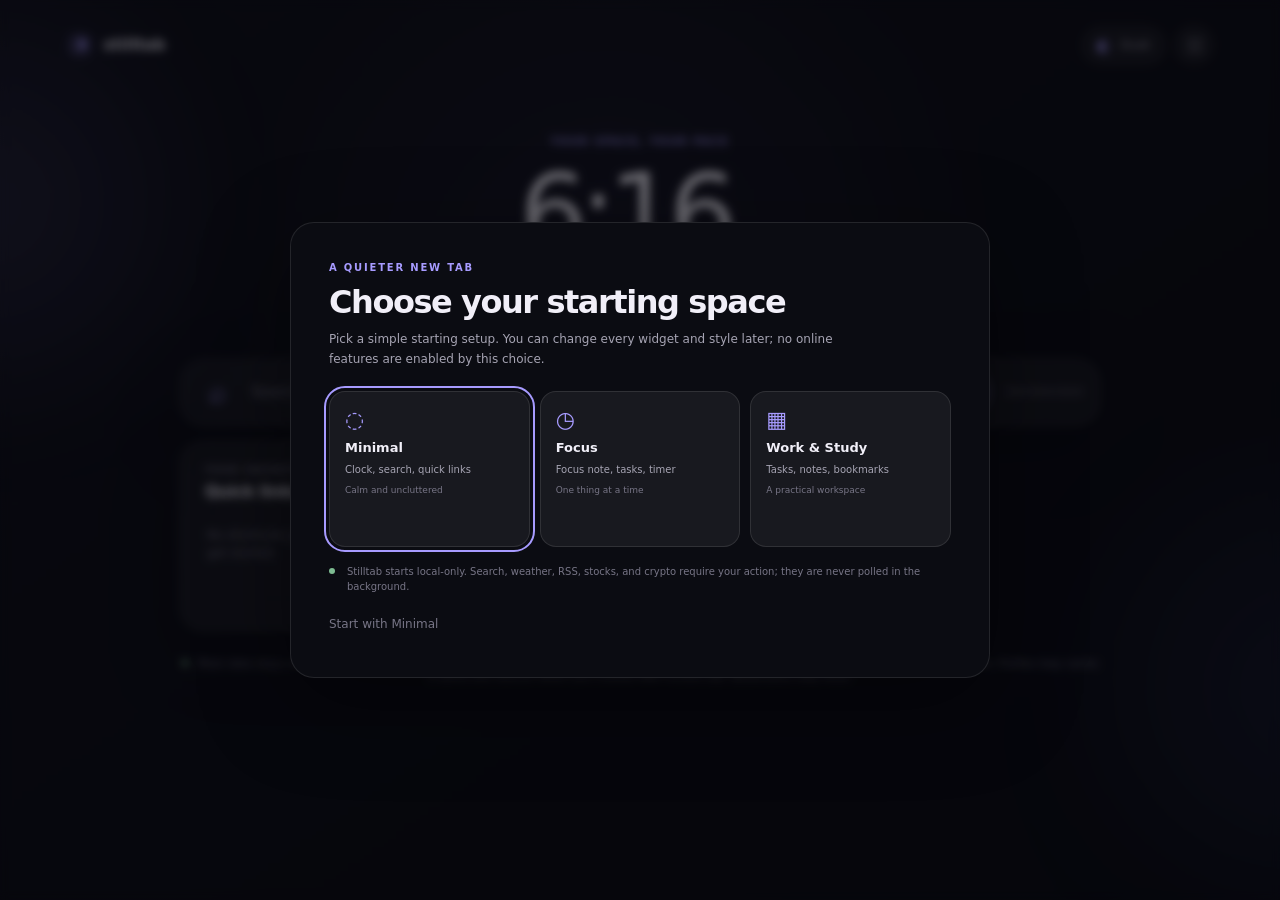
<file: src/newtab/index.html>
<!doctype html>
<html lang="en">
<head>
  <meta charset="utf-8">
  <meta name="viewport" content="width=device-width, initial-scale=1">
  <meta name="color-scheme" content="dark light">
  <title>Stilltab</title>
  <link rel="stylesheet" href="styles.css">
  <style id="user-custom-css"></style>
  <script src="../shared/browser-compat.js" defer></script>
  <script src="../shared/shortcut-storage.js" defer></script>
  <script src="../shared/shortcut-favicon.js" defer></script>
  <script src="../shared/shortcut-ui.js" defer></script>
  <script src="app.js" defer></script>
</head>
<body>
  <div class="ambient ambient-one" aria-hidden="true"></div>
  <div class="ambient ambient-two" aria-hidden="true"></div>
  <header class="topbar">
    <a class="brand" href="#home" aria-label="Stilltab home">
      <span class="brand-mark" aria-hidden="true"><span></span></span>
      <span>stilltab</span>
    </a>
    <div class="top-actions">
      <button class="quiet-button theme-shortcut" id="theme-cycle" type="button" title="Cycle theme" aria-label="Cycle theme"><span class="sun-icon" aria-hidden="true">◐</span><span id="theme-name">Dusk</span></button>
      <button class="icon-button settings-trigger" id="open-settings" type="button" aria-label="Open settings" title="Customize your new tab"><span aria-hidden="true">☷</span></button>
    </div>
  </header>

  <main id="home" class="page-shell">
    <section class="widget-grid" id="widget-grid" aria-label="Your widgets"></section>
    <p class="privacy-note"><span class="privacy-dot" aria-hidden="true"></span> Most data stays on this device. Search, weather, feeds, articles, stock and crypto prices contact providers only when you choose those features; Firefox may cache a same-site favicon when you choose Add current tab. Bookmarks stay local.</p>
  </main>

  <aside class="settings-panel" id="settings-panel" aria-labelledby="settings-title" aria-hidden="true">
    <div class="panel-scrim" id="panel-scrim"></div>
    <section class="panel-content" role="dialog" aria-modal="true" aria-label="Customize Stilltab">
      <div class="panel-heading">
        <div><p class="eyebrow">MAKE IT YOURS</p><h2 id="settings-title">Customize</h2></div>
        <button class="icon-button close-panel" id="close-settings" type="button" aria-label="Close settings">×</button>
      </div>
      <div class="settings-section-tools" aria-label="Settings section controls"><span>Settings sections</span><button type="button" id="expand-settings">Expand all</button><button type="button" id="collapse-settings">Collapse all</button></div>
      <div class="settings-scroll">
        <section class="setting-section">
          <h3>Look & feel</h3>
          <label class="field-label" for="theme-select">Theme preset</label>
          <select id="theme-select">
            <option value="dusk">Dusk · soft violet</option>
            <option value="paper">Paper · warm light</option>
            <option value="moss">Moss · quiet green</option>
            <option value="midnight">Midnight · deep blue</option>
            <option value="ocean">Ocean · deep water</option>
            <option value="sakura">Sakura · soft blossom</option>
            <option value="ember">Ember · warm charcoal</option>
            <option value="nord">Nord · cool minimal</option>
            <option value="terminal">Terminal · green phosphor</option>
            <option value="lavender">Lavender · soft amethyst</option>
            <option value="sunroom">Sunroom · warm daylight</option>
            <option value="slate">Slate · quiet blue-grey</option>
            <option value="custom">Custom colors</option>
          </select>
          <p class="section-hint">Each preset also sets card style, corners, font, spacing, and layout. Fine-tune them below and save your own named presets.</p>
          <div class="button-row theme-buttons">
            <button class="secondary-button" id="save-theme" type="button">Save current as preset</button>
            <button class="text-button" id="delete-theme" type="button" hidden>Delete selected preset</button>
          </div>
          <div class="field-row color-row">
            <label class="field-label" for="accent-color">Accent</label>
            <input id="accent-color" type="color" value="#a79bff" aria-label="Custom accent color">
          </div>
          <div class="field-row color-row">
            <label class="field-label" for="background-color">Background</label>
            <input id="background-color" type="color" value="#11121a" aria-label="Custom background color">
          </div>
          <div class="gradient-editor">
            <p class="field-label">Gradient builder</p>
            <label class="field-label" for="gradient-kind">Shape</label>
            <select id="gradient-kind"><option value="linear">Linear</option><option value="radial">Radial glow</option></select>
            <label class="field-label" for="gradient-angle">Angle <span id="gradient-angle-value">135°</span></label>
            <input id="gradient-angle" type="range" min="0" max="360" value="135">
            <div class="gradient-swatches"><input id="gradient-color-1" type="color" value="#11121a" aria-label="Gradient color one"><input id="gradient-color-2" type="color" value="#29243b" aria-label="Gradient color two"><input id="gradient-color-3" type="color" value="#131521" aria-label="Gradient color three"></div>
            <div id="gradient-preview" class="gradient-preview" aria-label="Gradient preview"></div>
            <div class="button-row"><button class="secondary-button" id="apply-gradient" type="button">Apply gradient</button><button class="text-button" id="clear-gradient" type="button">Use solid background</button></div>
          </div>
          <div class="local-background-setting">
            <p class="field-label">Device background</p>
            <div id="background-preview" class="background-preview is-empty">No image selected</div>
            <div class="button-row"><button class="secondary-button" id="choose-background" type="button">Choose an image</button><button class="text-button" id="remove-background" type="button" hidden>Remove image</button><input id="background-file" type="file" accept="image/png,image/jpeg,image/webp" hidden></div>
            <label class="field-label" for="background-overlay">Readability overlay <span id="background-overlay-value">32%</span></label>
            <input id="background-overlay" type="range" min="0" max="75" value="32" disabled>
            <p class="section-hint">PNG, JPG, or WebP. The image is resized and saved inside Firefox on this device; nothing is uploaded. The theme adds a light or dark overlay for legibility.</p>
          </div>
          <label class="field-label" for="custom-css">Custom CSS</label>
          <textarea class="dialog-input custom-css-input" id="custom-css" rows="5" maxlength="12000" spellcheck="false" placeholder=".widget-card { box-shadow: none; }"></textarea>
          <p class="section-hint">Stored locally. @-rules, url(), external fonts, and other network-capable CSS are blocked. Turning CSS off keeps your code saved; clearing it removes the saved rules.</p>
          <div class="button-row custom-css-actions"><button class="secondary-button apply-css-button" id="apply-custom-css" type="button">Apply custom CSS</button><button class="secondary-button" id="toggle-custom-css" type="button" aria-pressed="false" disabled>No CSS to toggle</button><button class="text-button" id="clear-custom-css" type="button" disabled>Clear custom CSS</button></div>
          <p class="custom-css-status" id="custom-css-status" role="status" aria-live="polite">No custom CSS is saved.</p>
          <label class="field-label" for="surface-select">Surface style</label>
          <select id="surface-select">
            <option value="glass">Glass</option><option value="solid">Solid</option><option value="gradient">Gradient</option>
          </select>
          <label class="field-label" for="corners-select">Corners</label>
          <select id="corners-select">
            <option value="soft">Soft rounded</option><option value="square">Blocky</option><option value="pill">Extra round</option>
          </select>
          <label class="field-label" for="layout-select">Layout</label>
          <select id="layout-select"><option value="balanced">Balanced · two columns</option><option value="wide">Wide · three columns</option><option value="focused">Focused · one column</option><option value="bento">Bento · mixed grid</option><option value="sidebar">Compact sidebar</option><option value="masonry">Masonry · flowing cards</option></select>
          <label class="field-label" for="font-select">Font</label>
          <select id="font-select">
            <option value="system">System sans</option><option value="clean-sans">Clean sans</option><option value="humanist">Humanist sans</option><option value="rounded">Rounded sans</option><option value="serif">Editorial serif</option><option value="classic-serif">Classic serif</option><option value="book-serif">Book serif</option><option value="mono">Monospace</option><option value="typewriter">Typewriter</option>
          </select>
          <label class="field-label" for="density-select">Spacing</label>
          <select id="density-select"><option value="comfortable">Comfortable</option><option value="compact">Compact</option></select>
          <label class="field-label" for="display-name">Name above the clock <span class="optional-label">(optional)</span></label>
          <input class="dialog-input" id="display-name" maxlength="30" placeholder="Leave blank for the default label">
        </section>

        <section class="setting-section">
          <h3>Starter profiles</h3>
          <label class="field-label" for="starter-profile-select">Starting setup</label>
          <select id="starter-profile-select"><option value="minimal">Minimal · calm and uncluttered</option><option value="focus">Focus · tasks and Pomodoro</option><option value="work-study">Work & Study · notes and bookmarks</option></select>
          <p class="section-hint">Switching a profile changes visible widgets, theme, and layout; it keeps your saved notes, links, and other data.</p>
          <button class="secondary-button" id="starter-profile-apply" type="button">Apply profile</button>
        </section>

        <section class="setting-section">
          <h3>Keep what you need</h3>
          <p class="section-hint">Turn widgets on or off, then reorder them with the arrow buttons.</p>
          <p class="section-hint drag-hint">You can also drag cards, or focus one and press Alt + ↑/↓.</p>
          <div id="widget-controls" class="widget-controls"></div>
          <div class="button-row">
            <button class="secondary-button" id="add-note" type="button">＋ Add text widget</button>
            <button class="secondary-button" id="add-link" type="button">＋ Add shortcut</button>
          </div>
        </section>

        <section class="setting-section">
          <h3>Pomodoro lengths</h3>
          <p class="section-hint">The timer runs locally and keeps time if you close the tab. It shows a completion message when Stilltab is open; it does not send notifications.</p>
          <div class="timer-length-grid">
            <label class="field-label" for="pomodoro-focus-minutes">Focus · minutes<input class="dialog-input" id="pomodoro-focus-minutes" type="number" min="5" max="90" step="1"></label>
            <label class="field-label" for="pomodoro-short-minutes">Short break · minutes<input class="dialog-input" id="pomodoro-short-minutes" type="number" min="1" max="30" step="1"></label>
            <label class="field-label" for="pomodoro-long-minutes">Long break · minutes<input class="dialog-input" id="pomodoro-long-minutes" type="number" min="5" max="60" step="1"></label>
          </div>
        </section>

        <section class="setting-section">
          <h3>Search</h3>
          <label class="field-label" for="search-provider">Search provider</label>
          <select id="search-provider"></select>
          <p class="section-hint">Choose a default provider, or enter a keyword and query in the search bar, such as <code>yt cats</code> or <code>gh issues</code>. Searches go directly to the selected site.</p>
          <div id="search-keyword-hint" class="search-keyword-hints"></div>
          <div id="custom-search-engines" class="custom-search-engines"></div>
          <button class="secondary-button" id="add-search-engine" type="button">＋ Add custom search engine</button>
        </section>

        <section class="setting-section">
          <h3>Quick backups</h3>
          <p class="section-hint">Custom-theme files include visual presets. Device background images are stored separately and are not included.</p>
          <div class="backup-row"><div><strong>Custom themes</strong><span>Export or merge a theme JSON backup</span></div><div class="button-row"><button class="secondary-button" id="export-themes" type="button">Export</button><button class="secondary-button" id="import-themes" type="button">Import</button></div></div>
          <input id="import-themes-file" type="file" accept="application/json,.json" hidden>
          <div class="backup-row"><div><strong>Quick links</strong><span>Import merges links and skips duplicate URLs</span></div><div class="button-row"><button class="secondary-button" id="export-shortcuts" type="button">Export</button><button class="secondary-button" id="import-shortcuts" type="button">Import</button></div></div>
          <input id="import-shortcuts-file" type="file" accept="application/json,.json" hidden>
          <div class="backup-row"><div><strong>Bookmarks</strong><span>Locally saved sites; imports merge without duplicates</span></div><div class="button-row"><button class="secondary-button" id="export-bookmarks" type="button">Export</button><button class="secondary-button" id="import-bookmarks" type="button">Import</button></div></div>
          <input id="import-bookmarks-file" type="file" accept="application/json,.json" hidden>
        </section>

        <section class="setting-section">
          <h3>Stock quote provider</h3>
          <p class="section-hint">Optional end-of-day quotes use Alpha Vantage. Each refresh sends the ticker, your API key, and IP directly to Alpha Vantage. Free keys provide daily data, not live prices; provider rate limits apply.</p>
          <label class="field-label" for="stock-api-key">Your personal Alpha Vantage API key</label>
          <input class="dialog-input" id="stock-api-key" type="password" maxlength="80" autocomplete="new-password" placeholder="Enter key (never included in backups or Sync)">
          <div class="button-row"><button class="secondary-button" id="save-stock-key" type="button">Save key on this device</button><button class="text-button" id="forget-stock-key" type="button">Forget saved key</button><a class="secondary-button" href="https://www.alphavantage.co/support/#api-key" target="_blank" rel="noopener noreferrer">Get a key</a></div>
          <p class="section-hint" id="stock-key-status" role="status">No API key saved.</p>
          <p class="section-hint">The key is stored in Firefox extension storage on this device; it is not encrypted at rest and is excluded from all Stilltab backups and Firefox Sync. Never use a key tied to sensitive financial accounts.</p>
        </section>

        <section class="setting-section" id="firefox-sync-section">
          <h3>Encrypted cross-device sync</h3>
          <label class="sync-toggle" for="sync-enabled"><input id="sync-enabled" type="checkbox"><span>Sync selected dashboard data with Firefox Sync</span></label>
          <p class="section-hint">Off by default. When enabled, Firefox Sync encrypts selected settings end-to-end before they leave this browser. It excludes wallpapers, weather, RSS, stocks, crypto, bookmarks, API keys, and the Pomodoro timer. Desktop Firefox only; add-ons must be enabled in <a href="about:preferences#sync">Firefox Sync settings</a>. Turning this off stops future uploads but does not erase an existing Firefox Sync copy.</p>
          <p class="section-hint" id="platform-sync-note">Firefox Sync is separate from local-only bookmarks and crypto data.</p>
          <p class="sync-status" id="sync-status" role="status">Off — data stays on this device.</p>
          <button class="text-button" id="delete-sync-copy" type="button">Delete synced copy</button>
        </section>

        <section class="setting-section privacy-settings">
          <h3>Privacy center</h3>
          <p class="section-hint">No analytics, tracking pixels, or background requests. Local data and each optional provider are listed below. Firefox shows native data-consent prompts; Edge asks here before first use and then requests only the needed site permission.</p>
          <div id="privacy-service-list" class="privacy-service-list" aria-live="polite"></div>
          <p class="section-hint">Provider requests omit cookies and referrers. Normal search and bookmark navigation follows the destination website's own browser behavior. To remove a previously granted site permission, use your browser's extension manager.</p>
          <button class="text-button" id="reset-provider-consents" type="button" hidden>Ask again before external access</button>
        </section>

        <section class="setting-section privacy-settings">
          <h3>Backups & defaults</h3>
          <p class="section-hint">No analytics, cookies, or background requests. Firefox asks before optional data-sharing features run; host access is separately scoped to the selected service.</p>
          <div class="button-row">
            <button class="secondary-button" id="export-settings" type="button">Export settings</button>
            <button class="secondary-button" id="import-settings" type="button">Import settings</button>
            <input id="import-file" type="file" accept="application/json,.json" hidden>
          </div>
          <button class="text-button" id="reset-settings" type="button">Restore default setup</button>
        </section>
      </div>
      <div class="panel-footer"><span>Stilltab <span id="version-label">0.7</span></span><span>Local by default; Sync is opt-in</span></div>
    </section>
  </aside>

  <dialog id="welcome-dialog" class="custom-dialog welcome-dialog" aria-labelledby="welcome-title">
    <div class="welcome-content">
      <p class="eyebrow">A QUIETER NEW TAB</p>
      <h2 id="welcome-title">Choose your starting space</h2>
      <p class="welcome-intro">Pick a simple starting setup. You can change every widget and style later; no online features are enabled by this choice.</p>
      <div class="starter-profile-grid">
        <button type="button" class="starter-profile-card" data-profile-choice="minimal"><span class="profile-card-mark">◌</span><strong>Minimal</strong><span>Clock, search, quick links</span><small>Calm and uncluttered</small></button>
        <button type="button" class="starter-profile-card" data-profile-choice="focus"><span class="profile-card-mark">◷</span><strong>Focus</strong><span>Focus note, tasks, timer</span><small>One thing at a time</small></button>
        <button type="button" class="starter-profile-card" data-profile-choice="work-study"><span class="profile-card-mark">▦</span><strong>Work & Study</strong><span>Tasks, notes, bookmarks</span><small>A practical workspace</small></button>
      </div>
      <p class="welcome-privacy"><span class="privacy-dot" aria-hidden="true"></span>Stilltab starts local-only. Search, weather, RSS, stocks, and crypto require your action; they are never polled in the background.</p>
      <button type="button" id="skip-onboarding" class="text-button">Start with Minimal</button>
    </div>
  </dialog>
  <dialog id="provider-consent-dialog" class="custom-dialog provider-consent-dialog" aria-labelledby="provider-consent-title">
    <div class="provider-consent-content">
      <p class="eyebrow">EXTERNAL SERVICE</p>
      <h2 id="provider-consent-title">Allow this request?</h2>
      <p id="provider-consent-provider" class="consent-provider"></p>
      <p id="provider-consent-detail" class="consent-detail"></p>
      <div class="dialog-actions"><button type="button" class="secondary-button" id="provider-consent-cancel">Not now</button><button type="button" class="primary-button" id="provider-consent-allow">Continue</button></div>
    </div>
  </dialog>
  <dialog id="custom-dialog" class="custom-dialog">
    <form id="custom-form" method="dialog">
      <div class="dialog-heading"><div><p class="eyebrow" id="dialog-eyebrow">MAKE IT YOURS</p><h2 id="dialog-title">Add something</h2></div><button class="icon-button" type="button" data-dialog-close aria-label="Close">×</button></div>
      <div id="dialog-fields"></div>
      <div class="dialog-actions"><button class="secondary-button" type="button" data-dialog-close>Cancel</button><button class="primary-button" id="dialog-save" value="save">Save</button></div>
    </form>
  </dialog>
  <dialog id="article-reader" class="article-reader" aria-labelledby="article-title">
    <div class="article-reader-content">
      <div class="article-reader-top"><p class="eyebrow">QUICK READ · TEXT ONLY</p><div class="article-reader-actions"><a id="article-original" class="text-button" href="#" target="_blank" rel="noopener noreferrer">Open original ↗</a><button class="icon-button" type="button" data-article-close aria-label="Close reader">×</button></div></div>
      <p class="article-source" id="article-source"></p>
      <h2 id="article-title">Article reader</h2>
      <p class="article-status" id="article-status" role="status" aria-live="polite"></p>
      <div class="article-body" id="article-body"></div>
    </div>
  </dialog>
  <div class="toast" id="toast" role="status" aria-live="polite"></div>
</body>
</html>
</file>
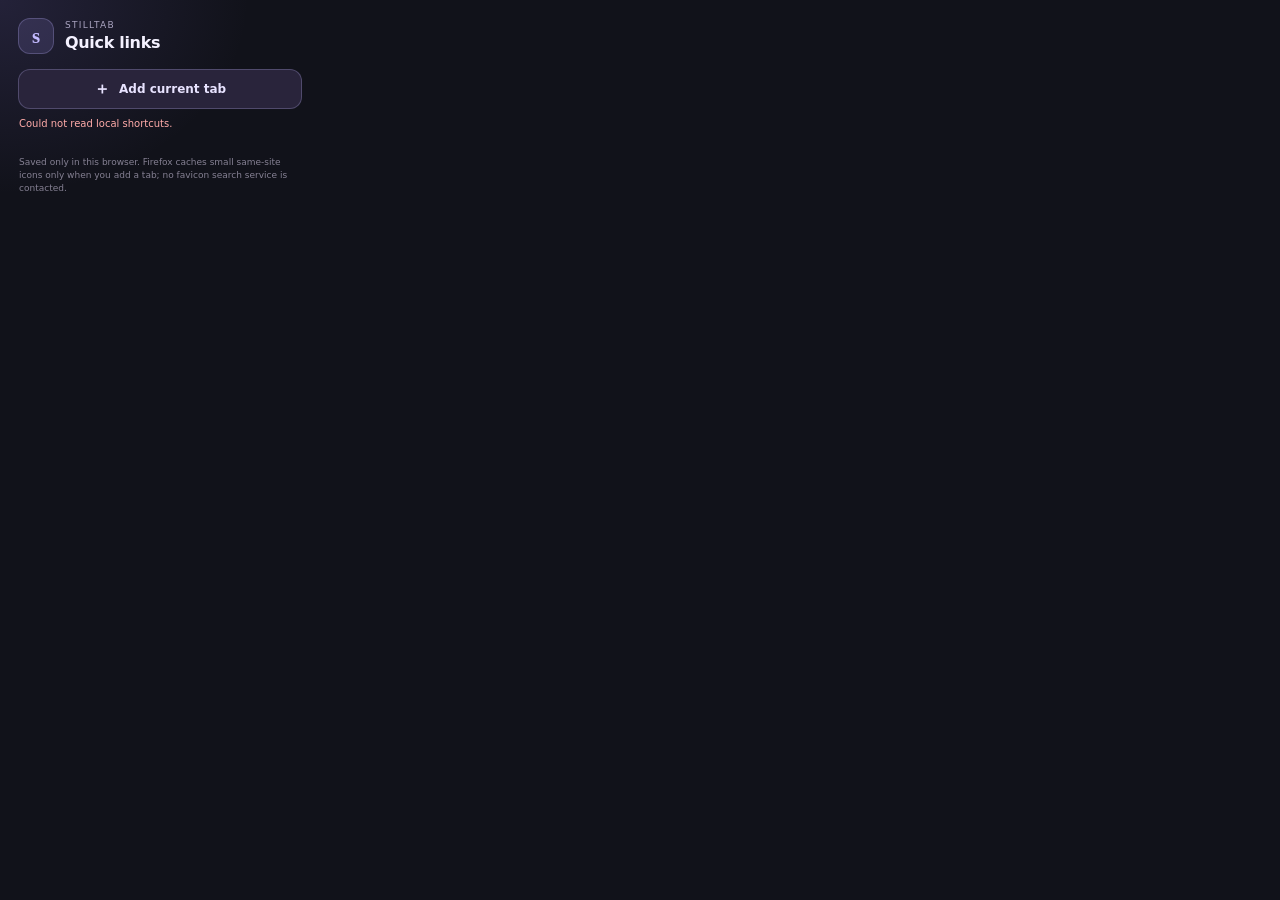
<file: src/popup/index.html>
<!doctype html>
<html lang="en">
<head>
  <meta charset="utf-8">
  <meta name="viewport" content="width=device-width, initial-scale=1">
  <title>Save to Stilltab</title>
  <link rel="stylesheet" href="popup.css">
  <script src="../shared/browser-compat.js" defer></script>
  <script src="../shared/shortcut-storage.js" defer></script>
  <script src="../shared/shortcut-favicon.js" defer></script>
  <script src="../shared/shortcut-ui.js" defer></script>
  <script src="popup.js" defer></script>
</head>
<body>
  <main class="popup-shell">
    <header class="popup-heading">
      <span class="popup-brand-mark" aria-hidden="true">s</span>
      <div><p class="popup-eyebrow">STILLTAB</p><h1>Quick links</h1></div>
    </header>
    <button class="add-current-tab" id="add-current-tab" type="button">
      <span aria-hidden="true">＋</span> Add current tab
    </button>
    <p class="popup-status" id="popup-status" role="status" aria-live="polite"></p>
    <section aria-label="Saved shortcuts">
      <div class="popup-list" id="popup-shortcut-list"></div>
    </section>
    <p class="popup-note">Saved only in this browser. Firefox caches small same-site icons only when you add a tab; no favicon search service is contacted.</p>
  </main>
</body>
</html>
</file>
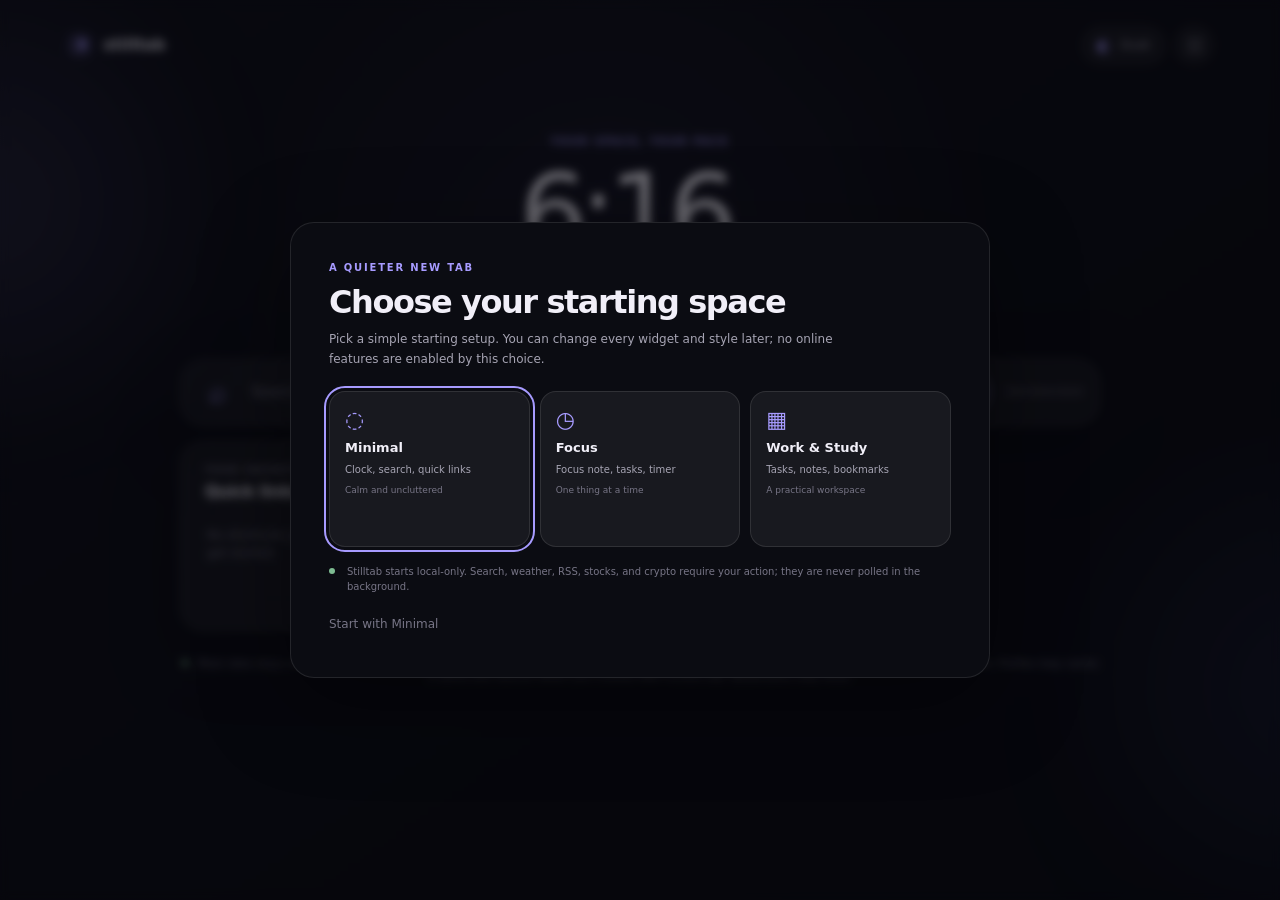
<file: newtab.html>
<!doctype html>
<html lang="en">
<head>
  <meta charset="utf-8">
  <meta name="viewport" content="width=device-width, initial-scale=1">
  <meta name="color-scheme" content="dark light">
  <title>Stilltab</title>
  <link rel="stylesheet" href="styles.css">
  <style id="user-custom-css"></style>
  <script src="browser-compat.js" defer></script>
  <script src="shortcut-storage.js" defer></script>
  <script src="shortcut-favicon.js" defer></script>
  <script src="shortcut-ui.js" defer></script>
  <script src="newtab.js" defer></script>
</head>
<body>
  <div class="ambient ambient-one" aria-hidden="true"></div>
  <div class="ambient ambient-two" aria-hidden="true"></div>
  <header class="topbar">
    <a class="brand" href="#home" aria-label="Stilltab home">
      <span class="brand-mark" aria-hidden="true"><span></span></span>
      <span>stilltab</span>
    </a>
    <div class="top-actions">
      <button class="quiet-button theme-shortcut" id="theme-cycle" type="button" title="Cycle theme" aria-label="Cycle theme"><span class="sun-icon" aria-hidden="true">◐</span><span id="theme-name">Dusk</span></button>
      <button class="icon-button settings-trigger" id="open-settings" type="button" aria-label="Open settings" title="Customize your new tab"><span aria-hidden="true">☷</span></button>
    </div>
  </header>

  <main id="home" class="page-shell">
    <section class="widget-grid" id="widget-grid" aria-label="Your widgets"></section>
    <p class="privacy-note"><span class="privacy-dot" aria-hidden="true"></span> Most data stays on this device. Search, weather, feeds, articles, stock and crypto prices contact providers only when you choose those features; Firefox may cache a same-site favicon when you choose Add current tab. Bookmarks stay local.</p>
  </main>

  <aside class="settings-panel" id="settings-panel" aria-labelledby="settings-title" aria-hidden="true">
    <div class="panel-scrim" id="panel-scrim"></div>
    <section class="panel-content" role="dialog" aria-modal="true" aria-label="Customize Stilltab">
      <div class="panel-heading">
        <div><p class="eyebrow">MAKE IT YOURS</p><h2 id="settings-title">Customize</h2></div>
        <button class="icon-button close-panel" id="close-settings" type="button" aria-label="Close settings">×</button>
      </div>
      <div class="settings-section-tools" aria-label="Settings section controls"><span>Settings sections</span><button type="button" id="expand-settings">Expand all</button><button type="button" id="collapse-settings">Collapse all</button></div>
      <div class="settings-scroll">
        <section class="setting-section">
          <h3>Look & feel</h3>
          <label class="field-label" for="theme-select">Theme preset</label>
          <select id="theme-select">
            <option value="dusk">Dusk · soft violet</option>
            <option value="paper">Paper · warm light</option>
            <option value="moss">Moss · quiet green</option>
            <option value="midnight">Midnight · deep blue</option>
            <option value="ocean">Ocean · deep water</option>
            <option value="sakura">Sakura · soft blossom</option>
            <option value="ember">Ember · warm charcoal</option>
            <option value="nord">Nord · cool minimal</option>
            <option value="terminal">Terminal · green phosphor</option>
            <option value="lavender">Lavender · soft amethyst</option>
            <option value="sunroom">Sunroom · warm daylight</option>
            <option value="slate">Slate · quiet blue-grey</option>
            <option value="custom">Custom colors</option>
          </select>
          <p class="section-hint">Each preset also sets card style, corners, font, spacing, and layout. Fine-tune them below and save your own named presets.</p>
          <div class="button-row theme-buttons">
            <button class="secondary-button" id="save-theme" type="button">Save current as preset</button>
            <button class="text-button" id="delete-theme" type="button" hidden>Delete selected preset</button>
          </div>
          <div class="field-row color-row">
            <label class="field-label" for="accent-color">Accent</label>
            <input id="accent-color" type="color" value="#a79bff" aria-label="Custom accent color">
          </div>
          <div class="field-row color-row">
            <label class="field-label" for="background-color">Background</label>
            <input id="background-color" type="color" value="#11121a" aria-label="Custom background color">
          </div>
          <div class="gradient-editor">
            <p class="field-label">Gradient builder</p>
            <label class="field-label" for="gradient-kind">Shape</label>
            <select id="gradient-kind"><option value="linear">Linear</option><option value="radial">Radial glow</option></select>
            <label class="field-label" for="gradient-angle">Angle <span id="gradient-angle-value">135°</span></label>
            <input id="gradient-angle" type="range" min="0" max="360" value="135">
            <div class="gradient-swatches"><input id="gradient-color-1" type="color" value="#11121a" aria-label="Gradient color one"><input id="gradient-color-2" type="color" value="#29243b" aria-label="Gradient color two"><input id="gradient-color-3" type="color" value="#131521" aria-label="Gradient color three"></div>
            <div id="gradient-preview" class="gradient-preview" aria-label="Gradient preview"></div>
            <div class="button-row"><button class="secondary-button" id="apply-gradient" type="button">Apply gradient</button><button class="text-button" id="clear-gradient" type="button">Use solid background</button></div>
          </div>
          <div class="local-background-setting">
            <p class="field-label">Device background</p>
            <div id="background-preview" class="background-preview is-empty">No image selected</div>
            <div class="button-row"><button class="secondary-button" id="choose-background" type="button">Choose an image</button><button class="text-button" id="remove-background" type="button" hidden>Remove image</button><input id="background-file" type="file" accept="image/png,image/jpeg,image/webp" hidden></div>
            <label class="field-label" for="background-overlay">Readability overlay <span id="background-overlay-value">32%</span></label>
            <input id="background-overlay" type="range" min="0" max="75" value="32" disabled>
            <p class="section-hint">PNG, JPG, or WebP. The image is resized and saved inside Firefox on this device; nothing is uploaded. The theme adds a light or dark overlay for legibility.</p>
          </div>
          <label class="field-label" for="custom-css">Custom CSS</label>
          <textarea class="dialog-input custom-css-input" id="custom-css" rows="5" maxlength="12000" spellcheck="false" placeholder=".widget-card { box-shadow: none; }"></textarea>
          <p class="section-hint">Stored locally. @-rules, url(), external fonts, and other network-capable CSS are blocked. Turning CSS off keeps your code saved; clearing it removes the saved rules.</p>
          <div class="button-row custom-css-actions"><button class="secondary-button apply-css-button" id="apply-custom-css" type="button">Apply custom CSS</button><button class="secondary-button" id="toggle-custom-css" type="button" aria-pressed="false" disabled>No CSS to toggle</button><button class="text-button" id="clear-custom-css" type="button" disabled>Clear custom CSS</button></div>
          <p class="custom-css-status" id="custom-css-status" role="status" aria-live="polite">No custom CSS is saved.</p>
          <label class="field-label" for="surface-select">Surface style</label>
          <select id="surface-select">
            <option value="glass">Glass</option><option value="solid">Solid</option><option value="gradient">Gradient</option>
          </select>
          <label class="field-label" for="corners-select">Corners</label>
          <select id="corners-select">
            <option value="soft">Soft rounded</option><option value="square">Blocky</option><option value="pill">Extra round</option>
          </select>
          <label class="field-label" for="layout-select">Layout</label>
          <select id="layout-select"><option value="balanced">Balanced · two columns</option><option value="wide">Wide · three columns</option><option value="focused">Focused · one column</option><option value="bento">Bento · mixed grid</option><option value="sidebar">Compact sidebar</option><option value="masonry">Masonry · flowing cards</option></select>
          <label class="field-label" for="font-select">Font</label>
          <select id="font-select">
            <option value="system">System sans</option><option value="clean-sans">Clean sans</option><option value="humanist">Humanist sans</option><option value="rounded">Rounded sans</option><option value="serif">Editorial serif</option><option value="classic-serif">Classic serif</option><option value="book-serif">Book serif</option><option value="mono">Monospace</option><option value="typewriter">Typewriter</option>
          </select>
          <label class="field-label" for="density-select">Spacing</label>
          <select id="density-select"><option value="comfortable">Comfortable</option><option value="compact">Compact</option></select>
          <label class="field-label" for="display-name">Name above the clock <span class="optional-label">(optional)</span></label>
          <input class="dialog-input" id="display-name" maxlength="30" placeholder="Leave blank for the default label">
        </section>

        <section class="setting-section">
          <h3>Starter profiles</h3>
          <label class="field-label" for="starter-profile-select">Starting setup</label>
          <select id="starter-profile-select"><option value="minimal">Minimal · calm and uncluttered</option><option value="focus">Focus · tasks and Pomodoro</option><option value="work-study">Work & Study · notes and bookmarks</option></select>
          <p class="section-hint">Switching a profile changes visible widgets, theme, and layout; it keeps your saved notes, links, and other data.</p>
          <button class="secondary-button" id="starter-profile-apply" type="button">Apply profile</button>
        </section>

        <section class="setting-section">
          <h3>Keep what you need</h3>
          <p class="section-hint">Turn widgets on or off, then reorder them with the arrow buttons.</p>
          <p class="section-hint drag-hint">You can also drag cards, or focus one and press Alt + ↑/↓.</p>
          <div id="widget-controls" class="widget-controls"></div>
          <div class="button-row">
            <button class="secondary-button" id="add-note" type="button">＋ Add text widget</button>
            <button class="secondary-button" id="add-link" type="button">＋ Add shortcut</button>
          </div>
        </section>

        <section class="setting-section">
          <h3>Pomodoro lengths</h3>
          <p class="section-hint">The timer runs locally and keeps time if you close the tab. It shows a completion message when Stilltab is open; it does not send notifications.</p>
          <div class="timer-length-grid">
            <label class="field-label" for="pomodoro-focus-minutes">Focus · minutes<input class="dialog-input" id="pomodoro-focus-minutes" type="number" min="5" max="90" step="1"></label>
            <label class="field-label" for="pomodoro-short-minutes">Short break · minutes<input class="dialog-input" id="pomodoro-short-minutes" type="number" min="1" max="30" step="1"></label>
            <label class="field-label" for="pomodoro-long-minutes">Long break · minutes<input class="dialog-input" id="pomodoro-long-minutes" type="number" min="5" max="60" step="1"></label>
          </div>
        </section>

        <section class="setting-section">
          <h3>Search</h3>
          <label class="field-label" for="search-provider">Search provider</label>
          <select id="search-provider"></select>
          <p class="section-hint">Choose a default provider, or enter a keyword and query in the search bar, such as <code>yt cats</code> or <code>gh issues</code>. Searches go directly to the selected site.</p>
          <div id="search-keyword-hint" class="search-keyword-hints"></div>
          <div id="custom-search-engines" class="custom-search-engines"></div>
          <button class="secondary-button" id="add-search-engine" type="button">＋ Add custom search engine</button>
        </section>

        <section class="setting-section">
          <h3>Quick backups</h3>
          <p class="section-hint">Custom-theme files include visual presets. Device background images are stored separately and are not included.</p>
          <div class="backup-row"><div><strong>Custom themes</strong><span>Export or merge a theme JSON backup</span></div><div class="button-row"><button class="secondary-button" id="export-themes" type="button">Export</button><button class="secondary-button" id="import-themes" type="button">Import</button></div></div>
          <input id="import-themes-file" type="file" accept="application/json,.json" hidden>
          <div class="backup-row"><div><strong>Quick links</strong><span>Import merges links and skips duplicate URLs</span></div><div class="button-row"><button class="secondary-button" id="export-shortcuts" type="button">Export</button><button class="secondary-button" id="import-shortcuts" type="button">Import</button></div></div>
          <input id="import-shortcuts-file" type="file" accept="application/json,.json" hidden>
          <div class="backup-row"><div><strong>Bookmarks</strong><span>Locally saved sites; imports merge without duplicates</span></div><div class="button-row"><button class="secondary-button" id="export-bookmarks" type="button">Export</button><button class="secondary-button" id="import-bookmarks" type="button">Import</button></div></div>
          <input id="import-bookmarks-file" type="file" accept="application/json,.json" hidden>
        </section>

        <section class="setting-section">
          <h3>Stock quote provider</h3>
          <p class="section-hint">Optional end-of-day quotes use Alpha Vantage. Each refresh sends the ticker, your API key, and IP directly to Alpha Vantage. Free keys provide daily data, not live prices; provider rate limits apply.</p>
          <label class="field-label" for="stock-api-key">Your personal Alpha Vantage API key</label>
          <input class="dialog-input" id="stock-api-key" type="password" maxlength="80" autocomplete="new-password" placeholder="Enter key (never included in backups or Sync)">
          <div class="button-row"><button class="secondary-button" id="save-stock-key" type="button">Save key on this device</button><button class="text-button" id="forget-stock-key" type="button">Forget saved key</button><a class="secondary-button" href="https://www.alphavantage.co/support/#api-key" target="_blank" rel="noopener noreferrer">Get a key</a></div>
          <p class="section-hint" id="stock-key-status" role="status">No API key saved.</p>
          <p class="section-hint">The key is stored in Firefox extension storage on this device; it is not encrypted at rest and is excluded from all Stilltab backups and Firefox Sync. Never use a key tied to sensitive financial accounts.</p>
        </section>

        <section class="setting-section" id="firefox-sync-section">
          <h3>Encrypted cross-device sync</h3>
          <label class="sync-toggle" for="sync-enabled"><input id="sync-enabled" type="checkbox"><span>Sync selected dashboard data with Firefox Sync</span></label>
          <p class="section-hint">Off by default. When enabled, Firefox Sync encrypts selected settings end-to-end before they leave this browser. It excludes wallpapers, weather, RSS, stocks, crypto, bookmarks, API keys, and the Pomodoro timer. Desktop Firefox only; add-ons must be enabled in <a href="about:preferences#sync">Firefox Sync settings</a>. Turning this off stops future uploads but does not erase an existing Firefox Sync copy.</p>
          <p class="section-hint" id="platform-sync-note">Firefox Sync is separate from local-only bookmarks and crypto data.</p>
          <p class="sync-status" id="sync-status" role="status">Off — data stays on this device.</p>
          <button class="text-button" id="delete-sync-copy" type="button">Delete synced copy</button>
        </section>

        <section class="setting-section privacy-settings">
          <h3>Privacy center</h3>
          <p class="section-hint">No analytics, tracking pixels, or background requests. Local data and each optional provider are listed below. Firefox shows native data-consent prompts; Edge asks here before first use and then requests only the needed site permission.</p>
          <div id="privacy-service-list" class="privacy-service-list" aria-live="polite"></div>
          <p class="section-hint">Provider requests omit cookies and referrers. Normal search and bookmark navigation follows the destination website's own browser behavior. To remove a previously granted site permission, use your browser's extension manager.</p>
          <button class="text-button" id="reset-provider-consents" type="button" hidden>Ask again before external access</button>
        </section>

        <section class="setting-section privacy-settings">
          <h3>Backups & defaults</h3>
          <p class="section-hint">No analytics, cookies, or background requests. Firefox asks before optional data-sharing features run; host access is separately scoped to the selected service.</p>
          <div class="button-row">
            <button class="secondary-button" id="export-settings" type="button">Export settings</button>
            <button class="secondary-button" id="import-settings" type="button">Import settings</button>
            <input id="import-file" type="file" accept="application/json,.json" hidden>
          </div>
          <button class="text-button" id="reset-settings" type="button">Restore default setup</button>
        </section>
      </div>
      <div class="panel-footer"><span>Stilltab <span id="version-label">0.7</span></span><span>Local by default; Sync is opt-in</span></div>
    </section>
  </aside>

  <dialog id="welcome-dialog" class="custom-dialog welcome-dialog" aria-labelledby="welcome-title">
    <div class="welcome-content">
      <p class="eyebrow">A QUIETER NEW TAB</p>
      <h2 id="welcome-title">Choose your starting space</h2>
      <p class="welcome-intro">Pick a simple starting setup. You can change every widget and style later; no online features are enabled by this choice.</p>
      <div class="starter-profile-grid">
        <button type="button" class="starter-profile-card" data-profile-choice="minimal"><span class="profile-card-mark">◌</span><strong>Minimal</strong><span>Clock, search, quick links</span><small>Calm and uncluttered</small></button>
        <button type="button" class="starter-profile-card" data-profile-choice="focus"><span class="profile-card-mark">◷</span><strong>Focus</strong><span>Focus note, tasks, timer</span><small>One thing at a time</small></button>
        <button type="button" class="starter-profile-card" data-profile-choice="work-study"><span class="profile-card-mark">▦</span><strong>Work & Study</strong><span>Tasks, notes, bookmarks</span><small>A practical workspace</small></button>
      </div>
      <p class="welcome-privacy"><span class="privacy-dot" aria-hidden="true"></span>Stilltab starts local-only. Search, weather, RSS, stocks, and crypto require your action; they are never polled in the background.</p>
      <button type="button" id="skip-onboarding" class="text-button">Start with Minimal</button>
    </div>
  </dialog>
  <dialog id="provider-consent-dialog" class="custom-dialog provider-consent-dialog" aria-labelledby="provider-consent-title">
    <div class="provider-consent-content">
      <p class="eyebrow">EXTERNAL SERVICE</p>
      <h2 id="provider-consent-title">Allow this request?</h2>
      <p id="provider-consent-provider" class="consent-provider"></p>
      <p id="provider-consent-detail" class="consent-detail"></p>
      <div class="dialog-actions"><button type="button" class="secondary-button" id="provider-consent-cancel">Not now</button><button type="button" class="primary-button" id="provider-consent-allow">Continue</button></div>
    </div>
  </dialog>
  <dialog id="custom-dialog" class="custom-dialog">
    <form id="custom-form" method="dialog">
      <div class="dialog-heading"><div><p class="eyebrow" id="dialog-eyebrow">MAKE IT YOURS</p><h2 id="dialog-title">Add something</h2></div><button class="icon-button" type="button" data-dialog-close aria-label="Close">×</button></div>
      <div id="dialog-fields"></div>
      <div class="dialog-actions"><button class="secondary-button" type="button" data-dialog-close>Cancel</button><button class="primary-button" id="dialog-save" value="save">Save</button></div>
    </form>
  </dialog>
  <dialog id="article-reader" class="article-reader" aria-labelledby="article-title">
    <div class="article-reader-content">
      <div class="article-reader-top"><p class="eyebrow">QUICK READ · TEXT ONLY</p><div class="article-reader-actions"><a id="article-original" class="text-button" href="#" target="_blank" rel="noopener noreferrer">Open original ↗</a><button class="icon-button" type="button" data-article-close aria-label="Close reader">×</button></div></div>
      <p class="article-source" id="article-source"></p>
      <h2 id="article-title">Article reader</h2>
      <p class="article-status" id="article-status" role="status" aria-live="polite"></p>
      <div class="article-body" id="article-body"></div>
    </div>
  </dialog>
  <div class="toast" id="toast" role="status" aria-live="polite"></div>
</body>
</html>
</file>
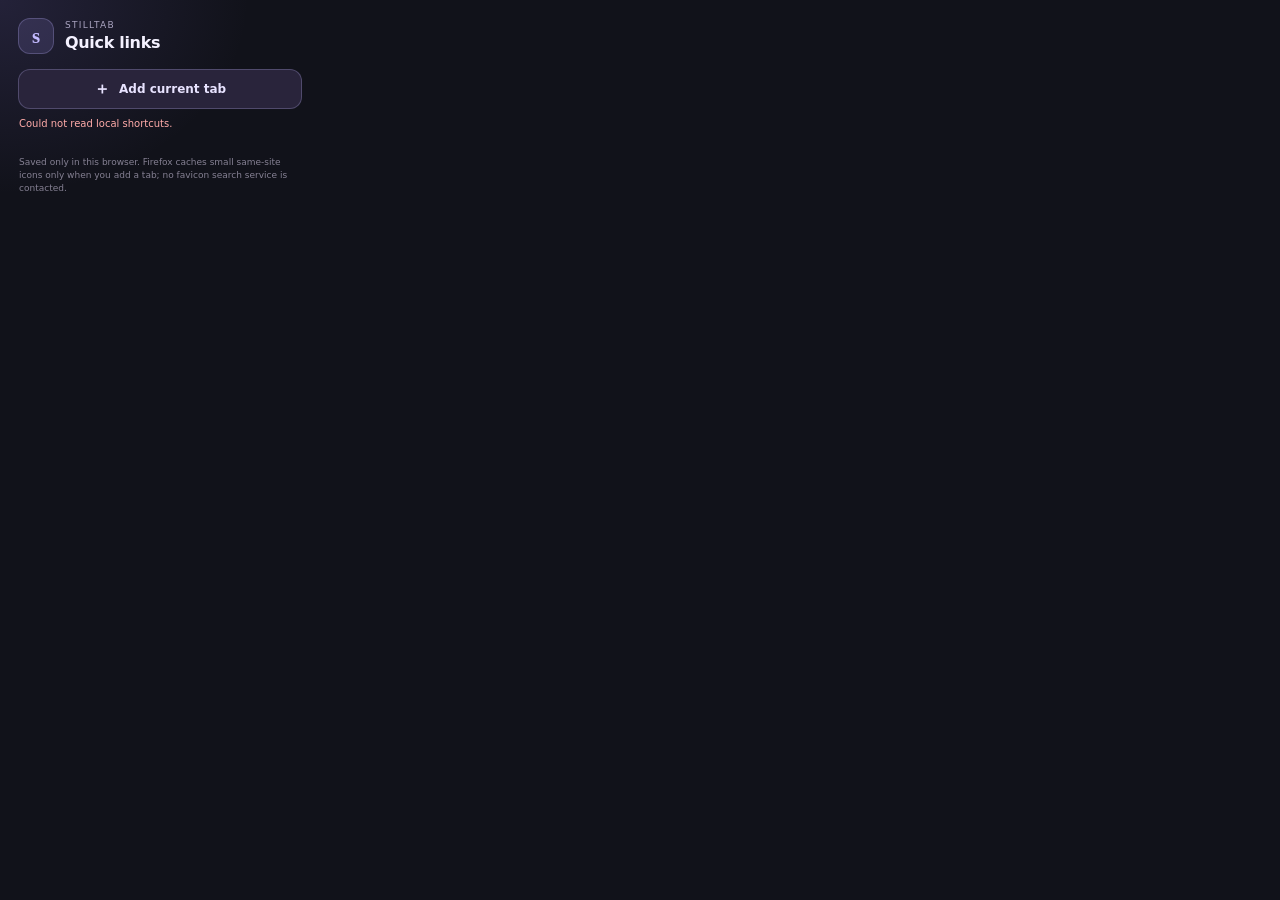
<file: shortcut-popup.html>
<!doctype html>
<html lang="en">
<head>
  <meta charset="utf-8">
  <meta name="viewport" content="width=device-width, initial-scale=1">
  <title>Save to Stilltab</title>
  <link rel="stylesheet" href="shortcut-popup.css">
  <script src="browser-compat.js" defer></script>
  <script src="shortcut-storage.js" defer></script>
  <script src="shortcut-favicon.js" defer></script>
  <script src="shortcut-ui.js" defer></script>
  <script src="shortcut-popup.js" defer></script>
</head>
<body>
  <main class="popup-shell">
    <header class="popup-heading">
      <span class="popup-brand-mark" aria-hidden="true">s</span>
      <div><p class="popup-eyebrow">STILLTAB</p><h1>Quick links</h1></div>
    </header>
    <button class="add-current-tab" id="add-current-tab" type="button">
      <span aria-hidden="true">＋</span> Add current tab
    </button>
    <p class="popup-status" id="popup-status" role="status" aria-live="polite"></p>
    <section aria-label="Saved shortcuts">
      <div class="popup-list" id="popup-shortcut-list"></div>
    </section>
    <p class="popup-note">Saved only in this browser. Firefox caches small same-site icons only when you add a tab; no favicon search service is contacted.</p>
  </main>
</body>
</html>
</file>
<file: src/newtab/styles.css>
:root {
  color-scheme: dark;
  --bg: #11121a;
  --bg-deep: #0b0c12;
  --ink: #f1eff8;
  --muted: #a6a4b3;
  --faint: #777586;
  --accent: #a79bff;
  --accent-soft: rgba(167,155,255,.15);
  --card: rgba(255,255,255,.055);
  --card-border: rgba(255,255,255,.10);
  --input: rgba(255,255,255,.07);
  --shadow: 0 24px 70px rgba(0,0,0,.22);
  --radius: 24px;
  --photo-shade: 0,0,0;
  --font: Inter, ui-sans-serif, system-ui, -apple-system, BlinkMacSystemFont, "Segoe UI", sans-serif;
  font-family: var(--font);
  background: var(--bg);
  color: var(--ink);
}
:root[data-theme="dusk"] { color-scheme: dark; --bg:#11121a; --bg-deep:#0b0c12; --ink:#f1eff8; --muted:#a6a4b3; --faint:#777586; --accent:#a79bff; --accent-soft:rgba(167,155,255,.15); --card:rgba(255,255,255,.055); --card-border:rgba(255,255,255,.10); --input:rgba(255,255,255,.07); }
:root[data-theme="paper"] { color-scheme: light; --photo-shade:255,255,255; --bg:#f1eee8; --bg-deep:#e7e3dc; --ink:#292723; --muted:#77736d; --faint:#99958e; --accent:#a4563f; --accent-soft:rgba(164,86,63,.12); --card:rgba(255,255,255,.66); --card-border:rgba(74,61,48,.10); --input:rgba(58,45,33,.055); --shadow:0 24px 70px rgba(77,62,44,.10); }
:root[data-theme="moss"] { color-scheme: dark; --bg:#101713; --bg-deep:#0a100c; --ink:#edf3ec; --muted:#a4b0a3; --faint:#748273; --accent:#a6c596; --accent-soft:rgba(166,197,150,.14); --card:rgba(232,255,227,.05); --card-border:rgba(232,255,227,.1); --input:rgba(232,255,227,.07); }
:root[data-theme="midnight"] { color-scheme: dark; --bg:#0b1220; --bg-deep:#080d17; --ink:#edf3ff; --muted:#a2b0c8; --faint:#72819d; --accent:#80b4ff; --accent-soft:rgba(128,180,255,.14); --card:rgba(219,234,255,.055); --card-border:rgba(219,234,255,.11); --input:rgba(219,234,255,.07); }
:root[data-theme="ocean"] { color-scheme:dark; --bg:#081923; --bg-deep:#07121b; --ink:#e8f5f8; --muted:#a7c2cb; --faint:#71929d; --accent:#65d2dd; --accent-soft:rgba(101,210,221,.14); --card:rgba(223,250,255,.055); --card-border:rgba(223,250,255,.11); --input:rgba(223,250,255,.07); }
:root[data-theme="sakura"] { color-scheme:light; --photo-shade:255,255,255; --bg:#f5e8ee; --bg-deep:#eee0e8; --ink:#35252e; --muted:#806b75; --faint:#a58f98; --accent:#ba5e83; --accent-soft:rgba(186,94,131,.13); --card:rgba(255,255,255,.66); --card-border:rgba(78,34,54,.12); --input:rgba(72,39,54,.055); --shadow:0 24px 70px rgba(102,48,72,.1); }
:root[data-theme="ember"] { color-scheme:dark; --bg:#1c100e; --bg-deep:#120b09; --ink:#f8eee8; --muted:#c4a99b; --faint:#91786d; --accent:#ff9a64; --accent-soft:rgba(255,154,100,.15); --card:rgba(255,233,219,.055); --card-border:rgba(255,233,219,.11); --input:rgba(255,233,219,.07); }
:root[data-theme="nord"] { color-scheme:dark; --bg:#2e3440; --bg-deep:#252a34; --ink:#eceff4; --muted:#c2c9d4; --faint:#98a4b8; --accent:#88c0d0; --accent-soft:rgba(136,192,208,.15); --card:rgba(236,239,244,.07); --card-border:rgba(236,239,244,.13); --input:rgba(236,239,244,.08); }
:root[data-theme="terminal"] { color-scheme:dark; --bg:#07120b; --bg-deep:#030906; --ink:#d8f5dc; --muted:#96c9a0; --faint:#5f8a68; --accent:#69e07f; --accent-soft:rgba(105,224,127,.14); --card:rgba(209,255,218,.045); --card-border:rgba(209,255,218,.12); --input:rgba(209,255,218,.07); }
:root[data-theme="lavender"] { color-scheme:dark; --bg:#1c1425; --bg-deep:#120e19; --ink:#f1eafb; --muted:#c0b0d1; --faint:#8f7fa2; --accent:#c3a2ff; --accent-soft:rgba(195,162,255,.15); --card:rgba(246,231,255,.06); --card-border:rgba(246,231,255,.12); --input:rgba(246,231,255,.07); }
:root[data-theme="sunroom"] { color-scheme:light; --photo-shade:255,255,255; --bg:#f4eddc; --bg-deep:#ede1c9; --ink:#342b1f; --muted:#81705a; --faint:#a3957f; --accent:#bd762a; --accent-soft:rgba(189,118,42,.14); --card:rgba(255,255,255,.62); --card-border:rgba(77,57,30,.12); --input:rgba(77,57,30,.06); --shadow:0 24px 70px rgba(77,57,30,.1); }
:root[data-theme="slate"] { color-scheme:dark; --bg:#18212e; --bg-deep:#101722; --ink:#edf1f8; --muted:#b3bed0; --faint:#7e8ba0; --accent:#aab8d4; --accent-soft:rgba(170,184,212,.15); --card:rgba(231,238,250,.055); --card-border:rgba(231,238,250,.11); --input:rgba(231,238,250,.07); }
:root[data-theme="custom"] { --bg:var(--background-custom,#11121a); --bg-deep:color-mix(in srgb,var(--background-custom,#11121a),#000 24%); --ink:var(--ink-custom,#f4f2f8); --muted:var(--muted-custom,#b5b2c2); --faint:var(--faint-custom,#828090); --accent:var(--accent-custom,#a79bff); --accent-soft:color-mix(in srgb,var(--accent-custom,#a79bff),transparent 84%); --card:rgba(255,255,255,.055); --card-border:rgba(255,255,255,.11); --input:rgba(255,255,255,.07); }
:root[data-theme="custom"] { --bg: var(--background-custom,#11121a); }
:root[data-font="serif"] { --font: Georgia, "Times New Roman", serif; }
:root[data-font="clean-sans"] { --font: Arial, "Helvetica Neue", Helvetica, sans-serif; }
:root[data-font="humanist"] { --font: "Trebuchet MS", "Segoe UI", sans-serif; }
:root[data-font="rounded"] { --font: ui-rounded, "SF Pro Rounded", "Segoe UI", system-ui, sans-serif; }
:root[data-font="classic-serif"] { --font: "Palatino Linotype", "Book Antiqua", Palatino, serif; }
:root[data-font="book-serif"] { --font: Garamond, Baskerville, "Times New Roman", serif; }
:root[data-font="mono"] { --font: "SFMono-Regular", Consolas, "Liberation Mono", monospace; }
:root[data-font="typewriter"] { --font: "Courier New", Courier, monospace; }
:root[data-corners="soft"] { --radius:24px; }
:root[data-corners="square"] { --radius:8px; }
:root[data-corners="pill"] { --radius:34px; }
* { box-sizing:border-box; }
body { margin:0; min-height:100vh; overflow-x:hidden; background:radial-gradient(ellipse at 48% 30%, color-mix(in srgb,var(--accent),transparent 93%), transparent 42%), var(--background-paint,linear-gradient(145deg,var(--bg),var(--bg-deep))); color:var(--ink); font-family:var(--font); transition:background .5s ease,color .3s ease; }
:root[data-has-background="true"] body { background-color:var(--bg-deep);background-image:linear-gradient(rgba(var(--photo-shade),var(--photo-overlay-opacity,.32)),rgba(var(--photo-shade),var(--photo-overlay-opacity,.32))),radial-gradient(ellipse at 48% 30%,color-mix(in srgb,var(--accent),transparent 88%),transparent 48%),var(--user-background-image);background-size:cover,cover,cover;background-position:center;background-repeat:no-repeat;background-attachment:scroll; }
button,input,textarea,select { font:inherit; }
button { color:inherit;transition:color .18s ease,background-color .18s ease,border-color .18s ease,box-shadow .18s ease,transform .18s ease; }
a { transition:color .18s ease,opacity .18s ease; }
input,textarea,select { transition:color .18s ease,background-color .18s ease,border-color .18s ease,box-shadow .18s ease; }
button:not(:disabled):active { transform:scale(.97); }
button:focus-visible,a:focus-visible,input:focus-visible,textarea:focus-visible,select:focus-visible { outline:2px solid var(--accent); outline-offset:3px; }
.ambient { position:fixed; z-index:0; pointer-events:none; filter:blur(80px); opacity:.18; border-radius:50%; }
.ambient-one { width:320px;height:320px;top:5%;left:-170px;background:var(--accent);opacity:.12; }
.ambient-two { width:380px;height:380px;right:-220px;bottom:2%;background:#6079c9;opacity:.10; }
.topbar { position:relative;z-index:2;display:flex;align-items:center;justify-content:space-between;padding:26px 5.2vw; }
.brand { display:flex;align-items:center;gap:11px;text-decoration:none;color:var(--ink);font-weight:650;font-size:15px;letter-spacing:.02em; }
.brand-mark { width:26px;height:26px;border-radius:9px;background:var(--accent-soft);display:grid;place-items:center; }
.brand-mark span { position:relative;width:12px;height:12px;border:1.6px solid var(--accent);border-radius:50%; }
.brand-mark span:after { content:"";position:absolute;width:6px;height:10px;right:-1px;top:-1px;border-radius:0 8px 8px 0;background:var(--accent); }
.top-actions { display:flex;align-items:center;gap:10px; }
.quiet-button,.icon-button,.small-icon-button { border:1px solid var(--card-border);background:var(--card);cursor:pointer;transition:transform .18s,border-color .18s,background .18s; }
.quiet-button:hover,.icon-button:hover,.small-icon-button:hover { border-color:color-mix(in srgb,var(--accent),transparent 48%);transform:translateY(-1px); }
.quiet-button { display:flex;align-items:center;gap:9px;border-radius:999px;padding:9px 14px;color:var(--muted);font-size:12px; }
.sun-icon { color:var(--accent);font-size:17px;line-height:1; }
.icon-button { width:38px;height:38px;border-radius:50%;font-size:20px;color:var(--muted);display:grid;place-items:center; }
.settings-trigger { font-size:18px; }
.page-shell { position:relative;z-index:1;width:min(100% - 48px, 920px);margin:45px auto 0;padding-bottom:50px; }
.welcome { text-align:center;margin:0 auto;grid-column:1/-1; }
.clock-widget { position:relative;cursor:grab;animation:widget-arrive .34s ease both; }
.clock-widget:active { cursor:grabbing; }
.clock-widget.is-dragging { opacity:.42; }
.clock-widget.drop-before::before,.clock-widget.drop-after::after { content:"";position:absolute;left:12px;right:12px;height:3px;border-radius:9px;background:var(--accent);box-shadow:0 0 15px var(--accent);z-index:2;pointer-events:none; }
.clock-widget.drop-before::before { top:3px; }
.clock-widget.drop-after::after { bottom:3px; }
.eyebrow,.card-kicker { margin:0;color:var(--faint);font-size:10px;line-height:1.3;letter-spacing:.18em;font-weight:700; }
.welcome .eyebrow { color:var(--accent);opacity:.9;margin-bottom:12px; }
.clock-line { display:flex;align-items:baseline;justify-content:center;gap:9px; }
#clock { font-size:clamp(68px,11vw,108px);letter-spacing:-.075em;line-height:1;font-weight:420;font-variant-numeric:tabular-nums; }
.clock-period { color:var(--muted);font-size:13px;text-transform:uppercase;letter-spacing:.12em; }
.quote-line { display:flex;align-items:center;justify-content:center;gap:8px;margin:13px auto 9px;max-width:min(760px,100%); }
.daily-quote { min-width:0;max-width:100%;margin:0;font-size:clamp(20px,3vw,28px);letter-spacing:-.035em;font-weight:500;line-height:1.35; }
.quote-cycle { flex:none;width:29px;height:29px;border:1px solid var(--card-border);border-radius:50%;background:var(--card);color:var(--accent);opacity:.55;cursor:pointer; }
.quote-cycle:hover { opacity:1;transform:rotate(25deg); }
.date-line { color:var(--muted);font-size:14px;margin:0; }
.widget-grid { display:grid;grid-template-columns:repeat(2,minmax(0,1fr));gap:15px;align-items:stretch; }
.widget-grid .clock-widget { grid-column:1/-1; }
:root[data-layout="wide"] .page-shell { width:min(calc(100% - 64px),1180px); }
:root[data-layout="wide"] .widget-grid { grid-template-columns:repeat(3,minmax(0,1fr)); }
:root[data-layout="wide"] .search-card,:root[data-layout="wide"] .clock-widget { grid-column:1/-1; }
:root[data-layout="focused"] .page-shell { width:min(calc(100% - 48px),760px); }
:root[data-layout="focused"] .widget-grid { grid-template-columns:minmax(0,1fr); }
:root[data-layout="focused"] .search-card { grid-column:auto; }
:root[data-layout="bento"] .page-shell { width:min(calc(100% - 56px),1140px); }
:root[data-layout="bento"] .widget-grid { grid-template-columns:repeat(3,minmax(0,1fr)); }
:root[data-layout="bento"] .search-card,:root[data-layout="bento"] .clock-widget { grid-column:1/-1; }
:root[data-layout="bento"] .links-card,:root[data-layout="bento"] .quick-notes-card { grid-column:span 2; }
.widget-card { position:relative;min-width:0;overflow:hidden;padding:23px 24px;border:1px solid var(--card-border);border-radius:var(--radius);background:var(--card);box-shadow:var(--shadow);backdrop-filter:blur(22px);-webkit-backdrop-filter:blur(22px);transition:transform .24s ease,border-color .24s ease,background .3s ease,box-shadow .24s ease;animation:widget-arrive .34s ease both;cursor:grab; }
.widget-card:active { cursor:grabbing; }
.widget-card.is-dragging { opacity:.42;transform:scale(.98); }
.widget-card.drop-before::before,.widget-card.drop-after::after { content:"";position:absolute;left:12px;right:12px;height:3px;border-radius:9px;background:var(--accent);box-shadow:0 0 15px var(--accent);z-index:2;pointer-events:none; }
.widget-card.drop-before::before { top:3px; }
.widget-card.drop-after::after { bottom:3px; }
.widget-card:focus-visible { outline:2px solid var(--accent);outline-offset:3px; }
@keyframes widget-arrive { from { opacity:0;transform:translateY(9px) scale(.99); } to { opacity:1;transform:translateY(0) scale(1); } }
:root[data-surface="solid"] .widget-card { background:var(--bg-deep);backdrop-filter:none;-webkit-backdrop-filter:none; }
:root[data-surface="gradient"] .widget-card { background:linear-gradient(140deg,color-mix(in srgb,var(--accent),var(--bg) 91%),var(--bg-deep));backdrop-filter:none;-webkit-backdrop-filter:none; }
:root[data-has-background="true"][data-surface="solid"] .widget-card { background:color-mix(in srgb,var(--bg-deep) 82%,transparent);backdrop-filter:blur(16px);-webkit-backdrop-filter:blur(16px); }
:root[data-has-background="true"][data-surface="gradient"] .widget-card { background:linear-gradient(140deg,color-mix(in srgb,var(--accent) 11%,transparent),color-mix(in srgb,var(--bg-deep) 78%,transparent));backdrop-filter:blur(16px);-webkit-backdrop-filter:blur(16px); }
:root[data-density="compact"] .widget-card { padding:17px 19px; }
.search-card { grid-column:1/-1;display:flex;align-items:center;gap:15px;padding:10px 15px 10px 19px;min-height:67px; }
.search-icon { width:34px;height:34px;display:grid;place-items:center;color:var(--accent);font-size:29px;font-family:Arial,sans-serif;line-height:1; }
.search-form { display:flex;align-items:center;flex:1;min-width:0; }
.search-form input { width:100%;height:44px;border:0;background:transparent;color:var(--ink);font-size:15px;outline:none; }
.search-form input::placeholder { color:var(--faint); }
.search-form input:focus-visible { outline:0; }
.search-form button { flex:none;border:0;width:36px;height:36px;background:var(--accent-soft);border-radius:50%;color:var(--accent);cursor:pointer;font-size:19px;transition:transform .18s; }
.search-form button:hover { transform:translate(2px,-2px); }
.provider-label { font-size:9px;letter-spacing:.13em;color:var(--faint);white-space:nowrap; }
.links-card { min-height:190px; }
.card-heading { display:flex;align-items:flex-start;justify-content:space-between;gap:12px;margin-bottom:19px; }
.card-heading h2 { font-size:16px;font-weight:550;letter-spacing:-.02em;margin:6px 0 0; }
.card-kicker { font-size:9px; }
.small-icon-button { flex:none;display:grid;place-items:center;width:30px;height:30px;border-radius:50%;font-size:18px;color:var(--muted); }
.shortcut-list { display:grid;grid-template-columns:repeat(2,minmax(0,1fr));gap:7px; }
.shortcut-entry { display:flex;align-items:center;gap:2px;min-width:0;border-radius:13px; }
.shortcut-entry:focus-within,.shortcut-entry:hover { background:var(--accent-soft); }
.shortcut { min-width:0;display:flex;align-items:center;gap:9px;padding:8px 9px;border-radius:12px;color:var(--muted);text-decoration:none;transition:background .18s,color .18s; }
.shortcut-entry .shortcut { flex:1; }
.shortcut:hover { background:var(--accent-soft);color:var(--ink); }
.shortcut-glyph { width:26px;height:26px;flex:none;display:grid;place-items:center;border-radius:9px;background:var(--input);color:var(--accent);font-size:12px;font-weight:700; }
.shortcut-favicon { display:block;width:17px;height:17px;object-fit:contain; }
.shortcut-glyph--site-0 { background:#495c98;color:#fff; }
.shortcut-glyph--site-1 { background:#287c75;color:#fff; }
.shortcut-glyph--site-2 { background:#a04f6e;color:#fff; }
.shortcut-glyph--site-3 { background:#7651a1;color:#fff; }
.shortcut-glyph--site-4 { background:#aa6036;color:#fff; }
.shortcut-glyph--site-5 { background:#47739b;color:#fff; }
.shortcut-glyph--site-6 { background:#697c42;color:#fff; }
.shortcut-glyph--site-7 { background:#8e5364;color:#fff; }
.shortcut-remove { flex:none;width:23px;height:23px;margin-right:5px;border:0;border-radius:7px;background:transparent;color:var(--faint);font-size:17px;line-height:1;cursor:pointer;opacity:.55; }
.shortcut-remove:hover,.shortcut-remove:focus-visible { background:var(--card);color:var(--accent);opacity:1; }
.shortcut-title { overflow:hidden;text-overflow:ellipsis;white-space:nowrap;font-size:12px; }
.shortcut-arrow { opacity:0;margin-left:auto;color:var(--accent);font-size:12px;transition:opacity .18s; }
.shortcut:hover .shortcut-arrow { opacity:1; }
.focus-card { min-height:190px;display:flex;flex-direction:column; }
.focus-card .card-heading { margin-bottom:12px; }
.focus-copy,.custom-copy { max-width:34ch;margin:0;color:var(--ink);font-size:19px;line-height:1.55;letter-spacing:-.025em; }
.focus-mark { position:absolute;right:21px;bottom:-30px;color:var(--accent);opacity:.13;font:150px/1 Georgia,serif; }
.tasks-card { min-height:190px; }
.tasks-card .card-heading { margin-bottom:12px; }
.task-count { color:var(--faint);font-size:10px; }
.task-list { list-style:none;display:grid;gap:4px;margin:0 0 13px;padding:0; }
.task-row { display:flex;align-items:center;justify-content:space-between;gap:8px;min-height:31px; }
.task-row label { display:flex;align-items:center;gap:9px;min-width:0;color:var(--muted);font-size:12px;cursor:pointer; }
.task-row input { width:15px;height:15px;flex:none;margin:0;accent-color:var(--accent); }
.task-row label span { overflow-wrap:anywhere; }
.task-row.is-done label span { color:var(--faint);text-decoration:line-through; }
.task-remove { flex:none;width:24px;height:24px;border:0;border-radius:7px;background:transparent;color:var(--faint);font-size:18px;line-height:1;cursor:pointer; }
.task-remove:hover { background:var(--accent-soft);color:var(--accent); }
.task-empty { padding:2px 0 7px;color:var(--faint);font-size:11px; }
.task-form { display:flex;gap:7px;margin-top:3px; }
.task-form input { flex:1;min-width:0;height:36px;padding:0 11px;border:1px solid var(--card-border);border-radius:11px;background:var(--input);color:var(--ink);font-size:11px; }
.task-form input::placeholder { color:var(--faint); }
.task-form button { flex:none;width:36px;height:36px;border:0;border-radius:11px;background:var(--accent-soft);color:var(--accent);font-size:20px;cursor:pointer; }
.pomodoro-card { min-height:250px; }
.pomodoro-mark { color:var(--accent);font-size:22px; }
.pomodoro-countdown { display:block;width:100%;margin:0;padding:0;border:0;background:transparent;text-align:center;color:var(--ink);font-family:inherit;font-size:clamp(44px,7vw,62px);font-weight:inherit;font-variant-numeric:tabular-nums;letter-spacing:-.07em;line-height:1.1;cursor:pointer;transition:color .2s; }
.pomodoro-countdown:hover { color:var(--accent); }
.pomodoro-countdown:focus-visible { outline:2px solid var(--accent);outline-offset:5px;border-radius:8px; }
.pomodoro-edit-hint { margin:0 0 12px;text-align:center;color:var(--faint);font-size:10px; }
.pomodoro-progress { height:5px;overflow:hidden;border-radius:99px;background:var(--input); }
.pomodoro-progress span { display:block;width:0;height:100%;border-radius:inherit;background:var(--accent);transition:width .35s linear; }
.pomodoro-modes { display:flex;justify-content:center;gap:6px;margin:15px 0 12px; }
.pomodoro-modes button { border:1px solid transparent;border-radius:99px;padding:7px 10px;background:transparent;color:var(--muted);font-size:10px;cursor:pointer; }
.pomodoro-modes button:hover,.pomodoro-modes button.is-selected { border-color:var(--card-border);background:var(--accent-soft);color:var(--accent); }
.pomodoro-actions { display:flex;justify-content:center;gap:8px; }
.pomodoro-actions .primary-button,.pomodoro-actions .secondary-button { min-width:92px;padding:8px 12px; }
.pomodoro-sessions { margin:12px 0 0;text-align:center;color:var(--faint);font-size:10px; }
.weather-card,.rss-card { min-height:220px; }
.weather-reading { display:flex;align-items:center;gap:15px;margin:4px 0 15px; }
.weather-temp { font-size:46px;line-height:1;letter-spacing:-.07em;font-weight:450; }
.weather-reading div { display:grid;gap:5px; }
.weather-reading strong { font-size:13px;font-weight:600; }
.weather-reading div span,.weather-place { color:var(--muted);font-size:11px; }
.weather-place { margin:-9px 0 12px; }
.widget-inline-form,.rss-form { display:flex;gap:7px;margin-top:11px; }
.widget-inline-form input,.rss-form input { flex:1;min-width:0;height:36px;padding:0 10px;border:1px solid var(--card-border);border-radius:10px;background:var(--input);color:var(--ink);font-size:11px; }
.widget-inline-form button,.rss-form button { flex:none;border:0;border-radius:10px;padding:0 11px;background:var(--accent-soft);color:var(--accent);font-size:10px;font-weight:650;cursor:pointer; }
.service-note,.widget-status { margin:9px 0 0;color:var(--faint);font-size:9px;line-height:1.5; }
.widget-status { color:var(--muted); }
.source-link { display:inline-block;margin-top:7px;color:var(--faint);font-size:9px;text-decoration:none; }
.source-link:hover { color:var(--accent); }
.quick-notes-card textarea { display:block;width:100%;min-height:125px;resize:vertical;padding:12px;border:1px solid var(--card-border);border-radius:13px;background:var(--input);color:var(--ink);font:12px/1.6 var(--font); }
.quick-notes-card textarea::placeholder { color:var(--faint); }
.local-badge { padding:5px 7px;border-radius:99px;background:var(--accent-soft);color:var(--accent);font-size:8px;letter-spacing:.1em; }
.rss-items { display:grid;gap:9px;list-style:none;margin:0;padding:0; }
.rss-items a { display:-webkit-box;overflow:hidden;color:var(--muted);font-size:12px;line-height:1.45;text-decoration:none;-webkit-box-orient:vertical;-webkit-line-clamp:2; }
.rss-items a:hover { color:var(--accent); }
.rss-empty { color:var(--faint);font-size:11px;line-height:1.5;margin:0 0 9px; }
.clear-feed { margin-top:7px; }
.custom-card { min-height:175px; }
.custom-copy { color:var(--muted);font-size:15px;white-space:pre-wrap;overflow-wrap:anywhere; }
.remove-widget { align-self:flex-start;margin-top:auto;padding-top:18px; }
.text-button { border:0;background:none;color:var(--faint);cursor:pointer;padding:8px 0;font-size:12px; }
.text-button:hover { color:var(--accent); }
.empty-state { color:var(--faint);font-size:12px;line-height:1.5;margin:0;padding:6px 2px; }
.empty-welcome { grid-column:1/-1;text-align:center;padding:50px 24px;border:1px dashed var(--card-border);border-radius:var(--radius);color:var(--muted); }
.empty-welcome h2 { color:var(--ink);font-weight:500;margin:12px 0 5px; }
.empty-welcome p { margin:0 0 20px;font-size:13px; }
.empty-orbit { color:var(--accent);font-size:28px; }
.primary-button,.secondary-button { border-radius:12px;padding:10px 14px;cursor:pointer;font-size:12px;font-weight:600;transition:transform .18s,background .18s; }
.primary-button { border:1px solid transparent;background:var(--accent);color:var(--bg-deep); }
.primary-button:hover,.secondary-button:hover { transform:translateY(-1px); }
.secondary-button { border:1px solid var(--card-border);background:var(--input);color:var(--ink); }
.privacy-note { margin:26px 0 0;text-align:center;color:var(--faint);font-size:11px; }
.privacy-dot { display:inline-block;width:6px;height:6px;background:#7ebc92;border-radius:50%;margin:0 6px 1px 0; }
.visually-hidden { position:absolute;width:1px;height:1px;padding:0;margin:-1px;overflow:hidden;clip:rect(0,0,0,0);white-space:nowrap;border:0; }
.settings-panel { position:fixed;z-index:5;inset:0;visibility:hidden;pointer-events:none; }
.settings-panel.open { visibility:visible;pointer-events:auto; }
.panel-scrim { position:absolute;inset:0;background:rgba(2,3,8,.48);opacity:0;transition:opacity .25s; }
.settings-panel.open .panel-scrim { opacity:1; }
.panel-content { position:absolute;right:0;top:0;bottom:0;width:min(440px,100%);display:flex;flex-direction:column;padding:26px 28px 0;background:var(--bg-deep);border-left:1px solid var(--card-border);box-shadow:-28px 0 70px rgba(0,0,0,.22);transform:translateX(102%);transition:transform .28s cubic-bezier(.2,.75,.25,1); }
.settings-panel.open .panel-content { transform:translateX(0); }
.panel-heading { display:flex;align-items:center;justify-content:space-between;padding-bottom:20px;border-bottom:1px solid var(--card-border); }
.panel-heading .eyebrow { color:var(--accent);margin-bottom:7px; }
.panel-heading h2 { margin:0;font-size:25px;font-weight:550;letter-spacing:-.04em; }
.close-panel { font-size:25px; }
.settings-scroll { overflow:auto;padding:3px 3px 28px 0;scrollbar-color:var(--card-border) transparent; }
.setting-section { padding:21px 0;border-bottom:1px solid var(--card-border); }
.setting-section h3 { margin:0 0 14px;font-size:13px;font-weight:650; }
.field-label { display:block;margin:13px 0 7px;color:var(--muted);font-size:11px; }
.optional-label { color:var(--faint);font-size:10px;font-weight:400; }
select,.dialog-input { width:100%;min-height:40px;padding:9px 12px;border:1px solid var(--card-border);border-radius:11px;background:var(--input);color:var(--ink);font-size:12px; }
select { appearance:auto; }
select option { background:var(--bg-deep);color:var(--ink); }
.field-row { display:flex;align-items:center;justify-content:space-between; }
.color-row .field-label { margin:12px 0; }
input[type="color"] { width:36px;height:28px;padding:2px;border:1px solid var(--card-border);border-radius:8px;background:var(--input);cursor:pointer; }
.section-hint { margin:7px 0 0;color:var(--faint);font-size:10px;line-height:1.55; }
.drag-hint { margin:2px 0 12px; }
.gradient-editor { margin-top:8px;padding:12px;border:1px solid var(--card-border);border-radius:14px;background:var(--card); }
.gradient-editor > .field-label:first-child { margin-top:0;color:var(--accent);font-weight:650; }
.gradient-editor input[type="range"] { display:block;width:100%;accent-color:var(--accent); }
.gradient-swatches { display:flex;gap:9px;margin:12px 0; }
.gradient-swatches input[type="color"] { width:42px;height:32px; }
.gradient-preview { height:42px;border:1px solid var(--card-border);border-radius:10px;background:linear-gradient(135deg,#11121a,#29243b,#131521); }
.custom-css-input { min-height:100px;font:11px/1.5 ui-monospace,SFMono-Regular,Consolas,monospace;resize:vertical; }
.apply-css-button { margin-top:10px; }
.widget-controls { margin-top:14px;display:grid;gap:7px; }
.widget-control-row { display:flex;align-items:center;justify-content:space-between;gap:12px;padding:8px 10px;border:1px solid var(--card-border);border-radius:12px;background:var(--card); }
.toggle-label { display:flex;align-items:center;gap:10px;min-width:0;color:var(--muted);font-size:11px;cursor:pointer; }
.toggle-label input { position:absolute;opacity:0;width:1px;height:1px; }
.toggle-ui { position:relative;flex:none;width:29px;height:17px;border-radius:99px;background:var(--faint);opacity:.45;transition:background .2s,opacity .2s; }
.toggle-ui:after { content:"";position:absolute;top:3px;left:3px;width:11px;height:11px;border-radius:50%;background:white;transition:transform .2s; }
.toggle-label input:checked + .toggle-ui { background:var(--accent);opacity:1; }
.toggle-label input:checked + .toggle-ui:after { transform:translateX(12px);background:var(--bg-deep); }
.toggle-label input:focus-visible + .toggle-ui { outline:2px solid var(--accent);outline-offset:3px; }
.order-buttons { display:flex;gap:4px; }
.order-buttons button { width:25px;height:25px;border:1px solid var(--card-border);border-radius:8px;background:var(--input);color:var(--muted);cursor:pointer; }
.order-buttons button:disabled { opacity:.25;cursor:default; }
.button-row { display:flex;flex-wrap:wrap;gap:8px;margin-top:12px; }
.button-row .secondary-button { padding:9px 10px; }
.custom-css-actions { align-items:center; }
.custom-css-actions button:disabled { opacity:.45;cursor:not-allowed; }
.custom-css-status { margin:7px 0 12px;color:var(--faint);font-size:10px;line-height:1.5; }
.privacy-settings { border-bottom:0; }
.privacy-settings .text-button { margin-top:10px; }
.panel-footer { flex:none;display:flex;justify-content:space-between;padding:14px 0 18px;border-top:1px solid var(--card-border);color:var(--faint);font-size:10px; }
.custom-dialog { width:min(440px,calc(100% - 32px));padding:0;border:1px solid var(--card-border);border-radius:var(--radius);background:var(--bg-deep);color:var(--ink);box-shadow:0 24px 90px rgba(0,0,0,.4); }
.custom-dialog::backdrop { background:rgba(2,3,8,.58);backdrop-filter:blur(5px); }
.custom-dialog form { padding:24px; }
.dialog-heading { display:flex;align-items:center;justify-content:space-between;margin-bottom:20px; }
.dialog-heading .eyebrow { color:var(--accent);margin-bottom:6px; }
.dialog-heading h2 { margin:0;font-size:22px;font-weight:550;letter-spacing:-.035em; }
.dialog-input { margin-bottom:6px;resize:vertical; }
.dialog-actions { display:flex;justify-content:flex-end;gap:8px;margin-top:16px; }
.toast { position:fixed;z-index:8;bottom:24px;left:50%;transform:translate(-50%,15px);padding:11px 15px;border:1px solid var(--card-border);border-radius:99px;background:var(--bg-deep);color:var(--ink);font-size:12px;opacity:0;pointer-events:none;transition:opacity .2s,transform .2s;box-shadow:var(--shadow); }
.toast.visible { opacity:1;transform:translate(-50%,0); }
.local-background-setting { margin-top:18px;padding:13px;border:1px solid var(--card-border);border-radius:14px;background:var(--card); }
.local-background-setting > .field-label:first-child { margin-top:0;color:var(--accent);font-weight:650; }
.background-preview { height:92px;display:grid;place-items:center;margin:8px 0;border:1px solid var(--card-border);border-radius:10px;background-color:var(--bg);background-position:center;background-size:cover;color:var(--faint);font-size:10px; }
.local-background-setting input[type="range"] { display:block;width:100%;accent-color:var(--accent); }
.local-background-setting .button-row { margin-top:8px; }
.timer-length-grid { display:grid;grid-template-columns:repeat(3,minmax(0,1fr));gap:8px; }
.timer-length-grid .field-label { min-width:0;font-size:10px; }
.timer-length-grid .dialog-input { margin-top:6px;min-width:0;padding:8px 6px;text-align:center; }
.search-keyword-hints { display:flex;flex-wrap:wrap;gap:5px;margin-top:10px; }
.keyword-token { display:inline-flex;align-items:center;gap:4px;padding:4px 6px;border-radius:8px;background:var(--card);color:var(--muted);font-size:9px; }
.keyword-token kbd,.custom-engine-row kbd { color:var(--accent);font:600 9px/1.3 ui-monospace,SFMono-Regular,Consolas,monospace; }
.custom-search-engines { display:grid;gap:6px;margin:11px 0; }
.custom-engine-row { display:flex;align-items:center;justify-content:space-between;gap:10px;padding:9px 10px;border:1px solid var(--card-border);border-radius:11px;background:var(--card); }
.custom-engine-row > div:first-child { display:grid;gap:4px;min-width:0; }
.custom-engine-row strong { overflow:hidden;color:var(--ink);font-size:11px;text-overflow:ellipsis;white-space:nowrap; }
.custom-engine-row span { color:var(--faint);font-size:9px; }
.custom-engine-actions { display:flex;flex:none;gap:5px; }
.custom-engine-actions button { min-width:27px;height:27px;padding:0 7px;border:1px solid var(--card-border);border-radius:8px;background:var(--input);color:var(--muted);font-size:10px;cursor:pointer; }
.custom-engine-actions button:hover { color:var(--accent); }
.backup-row { display:flex;align-items:center;justify-content:space-between;gap:10px;padding:11px 0;border-bottom:1px solid var(--card-border); }
.backup-row:last-of-type { border-bottom:0; }
.backup-row > div:first-child { display:grid;gap:4px;min-width:0; }
.backup-row strong { color:var(--ink);font-size:11px; }
.backup-row span { color:var(--faint);font-size:9px;line-height:1.4; }
.backup-row .button-row { flex:none;gap:5px;margin-top:0; }
.backup-row .secondary-button { padding:8px 9px; }
@media (max-width:640px) {
  .topbar { padding:20px 22px; }
  .page-shell { width:min(100% - 32px,520px);margin-top:35px; }
  .welcome { margin-bottom:32px; }
  .widget-grid { grid-template-columns:1fr;gap:11px; }
  :root[data-layout="wide"] .widget-grid,:root[data-layout="bento"] .widget-grid { grid-template-columns:1fr; }
  :root[data-layout="focused"] .search-card,:root[data-layout="wide"] .search-card,:root[data-layout="bento"] .search-card { grid-column:auto; }
  :root[data-layout="bento"] .links-card,:root[data-layout="bento"] .quick-notes-card { grid-column:auto; }
  .search-card { grid-column:auto;gap:10px;padding:9px 12px; }
  .provider-label { display:none; }
  .widget-card { padding:20px; }
  .links-card,.focus-card { min-height:unset; }
  .shortcut-list { grid-template-columns:1fr; }
  .pomodoro-card { min-height:unset; }
  .backup-row { align-items:flex-start;flex-direction:column; }
  .timer-length-grid { gap:5px; }
  .panel-content { padding:22px 21px 0; }
}
@media (prefers-reduced-motion:reduce) {
  *,*::before,*::after { scroll-behavior:auto!important;transition-duration:.01ms!important;animation-duration:.01ms!important; }
}

/* Stilltab 0.6: stock quotes, reader, native sync, and additional dashboard layouts. */
.stock-list { display:grid;gap:8px;margin:0 0 12px;padding:0;list-style:none; }
.stock-row { display:flex;align-items:center;justify-content:space-between;gap:10px;padding:9px 10px;border:1px solid var(--card-border);border-radius:12px;background:var(--input); }
.stock-quote { display:grid;gap:3px;min-width:0; }
.stock-quote strong { color:var(--ink);font-size:12px;letter-spacing:.04em; }
.stock-quote > span { color:var(--ink);font-variant-numeric:tabular-nums;font-size:14px; }
.stock-quote small { color:var(--muted);font-size:10px; }
.stock-quote .stock-updated { color:var(--faint);font-size:9px; }
.stock-actions { display:flex;flex:none;gap:5px; }
.stock-actions button { width:28px;height:28px;border:1px solid var(--card-border);border-radius:9px;background:var(--card);color:var(--muted);cursor:pointer; }
.stock-actions button:hover { color:var(--accent); }
.stock-empty { padding:8px 0;color:var(--faint);font-size:11px;list-style:none; }
.stock-form { display:flex;gap:7px; }
.stock-form input { min-width:0;flex:1; }
.stock-form button { flex:none;padding:0 13px;border:1px solid var(--card-border);border-radius:11px;background:var(--accent-soft);color:var(--accent);cursor:pointer; }
.rss-item { display:flex;align-items:flex-start;gap:6px; }
.rss-read-button { flex:1;min-width:0;padding:0;border:0;background:transparent;color:var(--muted);text-align:left;font:inherit;line-height:1.45;cursor:pointer; }
.rss-read-button:hover { color:var(--accent); }
.rss-open-original { flex:none;color:var(--faint);font-size:12px;text-decoration:none; }
.article-reader { width:min(760px,calc(100% - 28px));max-width:760px;max-height:min(86vh,900px);overflow:auto;padding:0;border:1px solid var(--card-border);border-radius:var(--radius);background:var(--bg-deep);color:var(--ink);box-shadow:0 24px 90px rgba(0,0,0,.45); }
.article-reader::backdrop { background:rgba(2,3,8,.66);backdrop-filter:blur(7px); }
.article-reader-content { padding:clamp(20px,4vw,38px); }
.article-reader-top { display:flex;align-items:center;justify-content:space-between;gap:12px;margin-bottom:20px; }
.article-reader-actions { display:flex;align-items:center;gap:12px; }
.article-reader-actions a { color:var(--accent);font-size:11px;text-decoration:none; }
.article-source { margin:0 0 8px;color:var(--faint);font-size:10px;letter-spacing:.08em;overflow-wrap:anywhere; }
.article-reader h2 { margin:0 0 14px;font-size:clamp(22px,4vw,34px);line-height:1.2;letter-spacing:-.035em; }
.article-status { margin:0 0 14px;color:var(--accent);font-size:12px; }
.article-body { color:var(--muted);font-size:14px;line-height:1.8;white-space:pre-wrap;overflow-wrap:anywhere; }
.sync-toggle { display:flex;align-items:center;gap:10px;margin:12px 0;color:var(--ink);font-size:12px;cursor:pointer; }
.sync-toggle input { accent-color:var(--accent);width:16px;height:16px; }
.sync-status { margin:10px 0 0;color:var(--accent);font-size:10px;line-height:1.5; }
.setting-section a[href^="about:"] { color:var(--accent); }
:root[data-layout="sidebar"] .page-shell { width:min(calc(100% - 64px),1160px); }
:root[data-layout="sidebar"] .widget-grid { grid-template-columns:minmax(205px,260px) minmax(0,1fr);align-items:start; }
:root[data-layout="sidebar"] .clock-widget,:root[data-layout="sidebar"] .search-card,:root[data-layout="sidebar"] .links-card { grid-column:1; }
:root[data-layout="sidebar"] .focus-card,:root[data-layout="sidebar"] .tasks-card,:root[data-layout="sidebar"] .pomodoro-card,:root[data-layout="sidebar"] .weather-card,:root[data-layout="sidebar"] .quick-notes-card,:root[data-layout="sidebar"] .rss-card,:root[data-layout="sidebar"] .stocks-card { grid-column:2; }
:root[data-layout="sidebar"] .clock-widget { text-align:left;padding:22px 16px; }
:root[data-layout="sidebar"] .clock-line { justify-content:flex-start;gap:5px; }
:root[data-layout="sidebar"] #clock { font-size:clamp(42px,5vw,64px); }
:root[data-layout="sidebar"] .clock-period { font-size:10px; }
:root[data-layout="sidebar"] .quote-line { justify-content:flex-start;align-items:flex-start;margin:12px 0 8px; }
:root[data-layout="sidebar"] .daily-quote { font-size:18px; }
:root[data-layout="sidebar"] .date-line { font-size:11px; }
:root[data-layout="sidebar"] .search-card { min-height:0;flex-wrap:wrap;gap:6px;padding:12px; }
:root[data-layout="sidebar"] .search-icon { display:none; }
:root[data-layout="sidebar"] .search-form { flex-basis:100%; }
:root[data-layout="sidebar"] .provider-label { display:block;width:100%;font-size:8px; }
:root[data-layout="masonry"] .page-shell { width:min(calc(100% - 64px),1160px); }
:root[data-layout="masonry"] .widget-grid { display:block;columns:3;column-gap:15px; }
:root[data-layout="masonry"] .widget-grid > [data-widget] { display:inline-block;width:100%;margin:0 0 15px;break-inside:avoid;vertical-align:top; }
:root[data-layout="masonry"] .widget-grid > .clock-widget,:root[data-layout="masonry"] .widget-grid > .search-card { column-span:all; }
@media (max-width:900px) {
  :root[data-layout="masonry"] .widget-grid { columns:2; }
  :root[data-layout="sidebar"] .page-shell { width:min(calc(100% - 40px),760px); }
  :root[data-layout="sidebar"] .widget-grid { grid-template-columns:minmax(190px,235px) minmax(0,1fr); }
}
@media (max-width:640px) {
  :root[data-layout="sidebar"] .widget-grid { grid-template-columns:1fr; }
  :root[data-layout="sidebar"] .clock-widget,:root[data-layout="sidebar"] .search-card,:root[data-layout="sidebar"] .links-card,:root[data-layout="sidebar"] .focus-card,:root[data-layout="sidebar"] .tasks-card,:root[data-layout="sidebar"] .pomodoro-card,:root[data-layout="sidebar"] .weather-card,:root[data-layout="sidebar"] .quick-notes-card,:root[data-layout="sidebar"] .rss-card,:root[data-layout="sidebar"] .stocks-card { grid-column:auto; }
  :root[data-layout="sidebar"] .clock-widget { text-align:center; }
  :root[data-layout="sidebar"] .clock-line,:root[data-layout="sidebar"] .quote-line { justify-content:center; }
  :root[data-layout="sidebar"] .date-line { font-size:14px; }
  :root[data-layout="masonry"] .widget-grid { columns:1; }
  .article-reader-content { padding:20px 17px; }
  .article-reader-top { align-items:flex-start; }
  .article-reader-actions { gap:7px; }
}


/* Stilltab 0.7: fluid panel motion, collapsible settings, local bookmarks, and crypto prices. */
:root { --motion-flow: cubic-bezier(.22,1,.36,1); }
body,.topbar,.page-shell { transition:transform .48s var(--motion-flow),filter .48s var(--motion-flow),opacity .38s ease; }
body.settings-active .topbar,body.settings-active .page-shell { transform:scale(.992);filter:blur(1.5px);opacity:.78; }
.settings-panel { transition:visibility 0s linear .52s; }
.settings-panel.open { transition-delay:0s; }
.panel-scrim { backdrop-filter:blur(0);-webkit-backdrop-filter:blur(0);transition:opacity .46s var(--motion-flow),backdrop-filter .46s var(--motion-flow),-webkit-backdrop-filter .46s var(--motion-flow); }
.settings-panel.open .panel-scrim { backdrop-filter:blur(5px);-webkit-backdrop-filter:blur(5px); }
.panel-content { opacity:.88;transform:translateX(102%) scale(.985);transform-origin:right center;transition:transform .52s var(--motion-flow),opacity .36s ease; }
.settings-panel.open .panel-content { opacity:1;transform:translateX(0) scale(1); }
.settings-section-tools { position:sticky;top:0;z-index:2;display:flex;align-items:center;gap:7px;padding:9px 0 11px;background:color-mix(in srgb,var(--bg-deep) 94%,transparent);border-bottom:1px solid var(--card-border); }
.settings-section-tools span { margin-right:auto;color:var(--faint);font-size:9px;letter-spacing:.08em;text-transform:uppercase; }
.settings-section-tools button { padding:6px 8px;border:1px solid var(--card-border);border-radius:9px;background:var(--card);color:var(--muted);font-size:9px;cursor:pointer; }
.settings-section-tools button:hover { color:var(--accent);border-color:var(--accent); }
.setting-section { padding:14px 0;border-bottom:1px solid var(--card-border); }
.setting-section-toggle { width:100%;display:flex;align-items:center;justify-content:space-between;gap:12px;padding:7px 1px;border:0;background:transparent;color:var(--ink);text-align:left;font-size:13px;font-weight:650;cursor:pointer; }
.section-chevron { flex:none;color:var(--faint);font-size:18px;line-height:1;transform:rotate(180deg);transition:transform .42s var(--motion-flow),color .2s; }
.setting-section-toggle:hover .section-chevron { color:var(--accent); }
.setting-content { display:grid;grid-template-rows:1fr;opacity:1;transition:grid-template-rows .42s var(--motion-flow),opacity .28s ease; }
.setting-content-inner { min-height:0;overflow:hidden;padding-top:8px; }
.setting-section.is-collapsed .setting-content { grid-template-rows:0fr;opacity:0;pointer-events:none; }
.setting-section.is-collapsed .section-chevron { transform:rotate(0deg); }
.setting-section.is-collapsed { padding-bottom:12px; }
.custom-dialog,.article-reader { opacity:1;transform:translateY(0) scale(1);transition:opacity .24s ease,transform .34s var(--motion-flow); }
.custom-dialog.is-closing,.article-reader.is-closing { opacity:0;transform:translateY(12px) scale(.975); }
.custom-dialog::backdrop,.article-reader::backdrop { transition:backdrop-filter .34s ease,background .34s ease; }
@starting-style {
  .custom-dialog[open],.article-reader[open] { opacity:0;transform:translateY(14px) scale(.97); }
}
.welcome-dialog { width:min(700px,calc(100% - 28px));max-width:700px;max-height:min(90vh,900px);overflow:auto; }
.welcome-content,.provider-consent-content { padding:clamp(22px,5vw,38px); }
.welcome-content > .eyebrow,.provider-consent-content > .eyebrow { color:var(--accent);margin-bottom:9px; }
.welcome-content h2,.provider-consent-content h2 { margin:0 0 9px;font-size:clamp(23px,4vw,32px);font-weight:560;letter-spacing:-.045em; }
.welcome-intro { max-width:530px;margin:0;color:var(--muted);font-size:12px;line-height:1.6; }
.starter-profile-grid { display:grid;grid-template-columns:repeat(3,minmax(0,1fr));gap:10px;margin:22px 0 16px; }
.starter-profile-card { display:grid;align-content:start;gap:8px;min-height:156px;padding:15px;border:1px solid var(--card-border);border-radius:16px;background:var(--card);color:var(--muted);text-align:left;cursor:pointer;transition:transform .42s var(--motion-flow),border-color .3s,background .3s,box-shadow .3s; }
.starter-profile-card:hover { transform:translateY(-4px);border-color:color-mix(in srgb,var(--accent),transparent 28%);background:var(--accent-soft);box-shadow:0 12px 30px rgba(0,0,0,.12); }
.profile-card-mark { color:var(--accent);font-size:22px; }
.starter-profile-card strong { color:var(--ink);font-size:13px; }
.starter-profile-card span:not(.profile-card-mark) { font-size:10px;line-height:1.45; }
.starter-profile-card small { color:var(--faint);font-size:9px; }
.welcome-privacy { display:flex;align-items:flex-start;gap:6px;margin:17px 0 8px;color:var(--faint);font-size:10px;line-height:1.55; }
.welcome-privacy .privacy-dot { flex:none;margin-top:4px; }
#skip-onboarding { margin-top:6px; }
.provider-consent-dialog { width:min(460px,calc(100% - 28px));max-width:460px; }
.consent-provider { margin:8px 0;color:var(--accent);font-size:11px;font-weight:650; }
.consent-detail { margin:0;color:var(--muted);font-size:12px;line-height:1.7; }
.provider-consent-content .dialog-actions { margin-top:22px; }
.privacy-service-list { display:grid;gap:8px;margin-top:12px; }
.privacy-service-row { padding:10px 11px;border:1px solid var(--card-border);border-radius:12px;background:var(--card); }
.privacy-service-copy { display:grid;gap:4px; }
.privacy-service-copy strong { color:var(--ink);font-size:11px; }
.privacy-service-copy > span { color:var(--muted);font-size:9px;line-height:1.5; }
.privacy-service-copy .privacy-service-state { color:var(--accent);font-size:9px; }
.privacy-local-summary { margin:4px 0 0;color:var(--faint);font-size:9px;line-height:1.55; }
.bookmarks-card,.crypto-card { min-height:210px; }
.bookmark-filter { width:100%;height:34px;margin:0 0 9px;padding:0 10px;border:1px solid var(--card-border);border-radius:10px;background:var(--input);color:var(--ink);font-size:10px; }
.bookmark-filter::placeholder,.bookmark-form input::placeholder,.crypto-form input::placeholder { color:var(--faint); }
.bookmark-list,.crypto-list { display:grid;gap:7px;max-height:245px;overflow:auto;margin:0;padding:0;list-style:none; }
.bookmark-row { display:flex;align-items:center;gap:4px;min-width:0;padding:4px;border:1px solid var(--card-border);border-radius:11px;background:var(--input); }
.bookmark-row[hidden] { display:none; }
.bookmark-link { display:flex;align-items:center;gap:8px;flex:1;min-width:0;color:var(--muted);text-decoration:none; }
.bookmark-link:hover { color:var(--ink); }
.bookmark-mark { width:27px;height:27px;flex:none;display:grid;place-items:center;border-radius:9px;background:var(--accent-soft);color:var(--accent);font-size:10px;font-weight:750; }
.bookmark-copy { display:grid;gap:3px;min-width:0; }
.bookmark-copy strong { overflow:hidden;color:var(--ink);font-size:10px;text-overflow:ellipsis;white-space:nowrap; }
.bookmark-copy small { overflow:hidden;color:var(--faint);font-size:8px;text-overflow:ellipsis;white-space:nowrap; }
.bookmark-arrow { margin-left:auto;color:var(--faint);font-size:12px; }
.bookmark-remove,.crypto-actions button { flex:none;width:26px;height:26px;border:1px solid transparent;border-radius:8px;background:transparent;color:var(--faint);font-size:16px;cursor:pointer; }
.bookmark-remove:hover,.crypto-actions button:hover { border-color:var(--card-border);background:var(--card);color:var(--accent); }
.bookmark-empty,.crypto-empty { padding:9px 2px;color:var(--faint);font-size:10px; }
.bookmark-form,.crypto-form { display:grid;grid-template-columns:1fr 1.4fr;gap:6px;margin-top:10px; }
.bookmark-form input,.crypto-form input { min-width:0;height:34px;padding:0 9px;border:1px solid var(--card-border);border-radius:9px;background:var(--input);color:var(--ink);font-size:9px; }
.bookmark-form input:nth-of-type(3) { grid-column:1/-1; }
.bookmark-form button,.crypto-form button { grid-column:1/-1;min-height:32px;border:1px solid var(--card-border);border-radius:9px;background:var(--accent-soft);color:var(--accent);font-size:11px;font-weight:650;cursor:pointer; }
.crypto-form { grid-template-columns:1fr auto; }
.crypto-form button { grid-column:auto;padding:0 13px; }
.crypto-row { display:flex;align-items:center;justify-content:space-between;gap:8px;padding:9px 10px;border:1px solid var(--card-border);border-radius:12px;background:var(--input); }
.crypto-quote { display:grid;gap:4px;min-width:0; }
.crypto-quote strong { color:var(--ink);font-size:11px;letter-spacing:.03em; }
.crypto-quote strong small { margin-left:4px;color:var(--faint);font-size:9px;font-weight:450;letter-spacing:0; }
.crypto-quote > span { color:var(--ink);font-size:13px;font-variant-numeric:tabular-nums; }
.crypto-quote em { margin-left:5px;color:var(--accent);font-size:9px;font-style:normal; }
.crypto-quote .crypto-updated { color:var(--faint);font-size:8px; }
.crypto-actions { display:flex;flex:none;gap:3px; }
.crypto-mark { color:var(--accent);font-size:19px; }
:root[data-layout="sidebar"] .bookmarks-card,:root[data-layout="sidebar"] .crypto-card { grid-column:2; }
@media (max-width:640px) {
  .starter-profile-grid { grid-template-columns:1fr; }
  .starter-profile-card { min-height:unset;grid-template-columns:auto 1fr;column-gap:10px; }
  .starter-profile-card .profile-card-mark { grid-row:span 3; }
  .settings-section-tools { gap:5px; }
  .settings-section-tools span { font-size:8px; }
  .settings-section-tools button { padding:6px; }
  :root[data-layout="sidebar"] .bookmarks-card,:root[data-layout="sidebar"] .crypto-card { grid-column:auto; }
  .bookmark-form { grid-template-columns:1fr 1fr; }
}
@media (prefers-reduced-motion:reduce) {
  body,.topbar,.page-shell,.settings-panel,.panel-scrim,.panel-content,.setting-content,.section-chevron,.custom-dialog,.article-reader,.starter-profile-card { transition-duration:.01ms!important; }
}
</file>
<file: src/popup/popup.css>
* { box-sizing: border-box; }
:root { color-scheme: light dark; font-family: Inter, ui-sans-serif, system-ui, -apple-system, "Segoe UI", sans-serif; background: #11121a; color: #f4f1ff; }
body { width: 320px; min-height: 250px; margin: 0; background: radial-gradient(ellipse at top left, rgba(120,104,196,.18), transparent 55%), #11121a; }
button { font: inherit; }
.popup-shell { padding: 18px; }
.popup-heading { display: flex; align-items: center; gap: 11px; margin-bottom: 15px; }
.popup-brand-mark { display: grid; place-items: center; width: 36px; height: 36px; border: 1px solid rgba(190,180,255,.25); border-radius: 12px; background: rgba(167,155,255,.14); color: #c3baff; font: 700 21px/1 Georgia,serif; }
.popup-eyebrow { margin: 0 0 3px; color: #aaa4c1; font-size: 9px; letter-spacing: .14em; }
h1 { margin: 0; font-size: 16px; font-weight: 600; letter-spacing: -.02em; }
.add-current-tab { width: 100%; min-height: 40px; border: 1px solid rgba(195,186,255,.25); border-radius: 12px; background: #29243b; color: #e8e3ff; font-size: 12px; font-weight: 600; cursor: pointer; transition: background .18s, transform .18s; }
.add-current-tab:hover { background: #39324f; }
.add-current-tab:active { transform: scale(.985); }
.add-current-tab:focus-visible { outline: 2px solid #c3baff; outline-offset: 2px; }
.add-current-tab:disabled { opacity: .6; cursor: wait; }
.add-current-tab span { margin-right: 5px; font-size: 16px; vertical-align: -1px; }
.popup-status { min-height: 16px; margin: 8px 1px 10px; color: #aaa4c1; font-size: 10px; line-height: 1.45; }
.popup-status[data-kind="success"] { color: #9dd8b7; }
.popup-status[data-kind="error"] { color: #ffaba9; }
.popup-list { display: grid; gap: 3px; max-height: 190px; overflow: auto; }
.popup-list .shortcut-entry { display: flex; min-width: 0; border-radius: 10px; }
.popup-list .shortcut { display: flex; min-width: 0; align-items: center; gap: 9px; padding: 7px 8px; color: #ded9eb; text-decoration: none; }
.popup-list .shortcut-glyph { display: grid; flex: none; width: 25px; height: 25px; place-items: center; overflow: hidden; border-radius: 8px; background: rgba(167,155,255,.15); color: #c3baff; font-size: 10px; font-weight: 700; }
.popup-list .shortcut-glyph--site-0 { background: #495c98; color: #fff; }
.popup-list .shortcut-glyph--site-1 { background: #287c75; color: #fff; }
.popup-list .shortcut-glyph--site-2 { background: #a04f6e; color: #fff; }
.popup-list .shortcut-glyph--site-3 { background: #7651a1; color: #fff; }
.popup-list .shortcut-glyph--site-4 { background: #aa6036; color: #fff; }
.popup-list .shortcut-glyph--site-5 { background: #47739b; color: #fff; }
.popup-list .shortcut-glyph--site-6 { background: #697c42; color: #fff; }
.popup-list .shortcut-glyph--site-7 { background: #8e5364; color: #fff; }
.popup-list .shortcut-favicon { display: block; width: 17px; height: 17px; object-fit: contain; }
.popup-list .shortcut-title { overflow: hidden; font-size: 11px; text-overflow: ellipsis; white-space: nowrap; }
.popup-list .empty-state { margin: 3px 1px 0; color: #8e899d; font-size: 10px; }
.popup-note { margin: 13px 1px 0; color: #858093; font-size: 9px; line-height: 1.45; }
@media (prefers-reduced-motion: reduce) { *,*::before,*::after { transition-duration: .01ms !important; animation-duration: .01ms !important; } }
</file>
<file: styles.css>
:root {
  color-scheme: dark;
  --bg: #11121a;
  --bg-deep: #0b0c12;
  --ink: #f1eff8;
  --muted: #a6a4b3;
  --faint: #777586;
  --accent: #a79bff;
  --accent-soft: rgba(167,155,255,.15);
  --card: rgba(255,255,255,.055);
  --card-border: rgba(255,255,255,.10);
  --input: rgba(255,255,255,.07);
  --shadow: 0 24px 70px rgba(0,0,0,.22);
  --radius: 24px;
  --photo-shade: 0,0,0;
  --font: Inter, ui-sans-serif, system-ui, -apple-system, BlinkMacSystemFont, "Segoe UI", sans-serif;
  font-family: var(--font);
  background: var(--bg);
  color: var(--ink);
}
:root[data-theme="dusk"] { color-scheme: dark; --bg:#11121a; --bg-deep:#0b0c12; --ink:#f1eff8; --muted:#a6a4b3; --faint:#777586; --accent:#a79bff; --accent-soft:rgba(167,155,255,.15); --card:rgba(255,255,255,.055); --card-border:rgba(255,255,255,.10); --input:rgba(255,255,255,.07); }
:root[data-theme="paper"] { color-scheme: light; --photo-shade:255,255,255; --bg:#f1eee8; --bg-deep:#e7e3dc; --ink:#292723; --muted:#77736d; --faint:#99958e; --accent:#a4563f; --accent-soft:rgba(164,86,63,.12); --card:rgba(255,255,255,.66); --card-border:rgba(74,61,48,.10); --input:rgba(58,45,33,.055); --shadow:0 24px 70px rgba(77,62,44,.10); }
:root[data-theme="moss"] { color-scheme: dark; --bg:#101713; --bg-deep:#0a100c; --ink:#edf3ec; --muted:#a4b0a3; --faint:#748273; --accent:#a6c596; --accent-soft:rgba(166,197,150,.14); --card:rgba(232,255,227,.05); --card-border:rgba(232,255,227,.1); --input:rgba(232,255,227,.07); }
:root[data-theme="midnight"] { color-scheme: dark; --bg:#0b1220; --bg-deep:#080d17; --ink:#edf3ff; --muted:#a2b0c8; --faint:#72819d; --accent:#80b4ff; --accent-soft:rgba(128,180,255,.14); --card:rgba(219,234,255,.055); --card-border:rgba(219,234,255,.11); --input:rgba(219,234,255,.07); }
:root[data-theme="ocean"] { color-scheme:dark; --bg:#081923; --bg-deep:#07121b; --ink:#e8f5f8; --muted:#a7c2cb; --faint:#71929d; --accent:#65d2dd; --accent-soft:rgba(101,210,221,.14); --card:rgba(223,250,255,.055); --card-border:rgba(223,250,255,.11); --input:rgba(223,250,255,.07); }
:root[data-theme="sakura"] { color-scheme:light; --photo-shade:255,255,255; --bg:#f5e8ee; --bg-deep:#eee0e8; --ink:#35252e; --muted:#806b75; --faint:#a58f98; --accent:#ba5e83; --accent-soft:rgba(186,94,131,.13); --card:rgba(255,255,255,.66); --card-border:rgba(78,34,54,.12); --input:rgba(72,39,54,.055); --shadow:0 24px 70px rgba(102,48,72,.1); }
:root[data-theme="ember"] { color-scheme:dark; --bg:#1c100e; --bg-deep:#120b09; --ink:#f8eee8; --muted:#c4a99b; --faint:#91786d; --accent:#ff9a64; --accent-soft:rgba(255,154,100,.15); --card:rgba(255,233,219,.055); --card-border:rgba(255,233,219,.11); --input:rgba(255,233,219,.07); }
:root[data-theme="nord"] { color-scheme:dark; --bg:#2e3440; --bg-deep:#252a34; --ink:#eceff4; --muted:#c2c9d4; --faint:#98a4b8; --accent:#88c0d0; --accent-soft:rgba(136,192,208,.15); --card:rgba(236,239,244,.07); --card-border:rgba(236,239,244,.13); --input:rgba(236,239,244,.08); }
:root[data-theme="terminal"] { color-scheme:dark; --bg:#07120b; --bg-deep:#030906; --ink:#d8f5dc; --muted:#96c9a0; --faint:#5f8a68; --accent:#69e07f; --accent-soft:rgba(105,224,127,.14); --card:rgba(209,255,218,.045); --card-border:rgba(209,255,218,.12); --input:rgba(209,255,218,.07); }
:root[data-theme="lavender"] { color-scheme:dark; --bg:#1c1425; --bg-deep:#120e19; --ink:#f1eafb; --muted:#c0b0d1; --faint:#8f7fa2; --accent:#c3a2ff; --accent-soft:rgba(195,162,255,.15); --card:rgba(246,231,255,.06); --card-border:rgba(246,231,255,.12); --input:rgba(246,231,255,.07); }
:root[data-theme="sunroom"] { color-scheme:light; --photo-shade:255,255,255; --bg:#f4eddc; --bg-deep:#ede1c9; --ink:#342b1f; --muted:#81705a; --faint:#a3957f; --accent:#bd762a; --accent-soft:rgba(189,118,42,.14); --card:rgba(255,255,255,.62); --card-border:rgba(77,57,30,.12); --input:rgba(77,57,30,.06); --shadow:0 24px 70px rgba(77,57,30,.1); }
:root[data-theme="slate"] { color-scheme:dark; --bg:#18212e; --bg-deep:#101722; --ink:#edf1f8; --muted:#b3bed0; --faint:#7e8ba0; --accent:#aab8d4; --accent-soft:rgba(170,184,212,.15); --card:rgba(231,238,250,.055); --card-border:rgba(231,238,250,.11); --input:rgba(231,238,250,.07); }
:root[data-theme="custom"] { --bg:var(--background-custom,#11121a); --bg-deep:color-mix(in srgb,var(--background-custom,#11121a),#000 24%); --ink:var(--ink-custom,#f4f2f8); --muted:var(--muted-custom,#b5b2c2); --faint:var(--faint-custom,#828090); --accent:var(--accent-custom,#a79bff); --accent-soft:color-mix(in srgb,var(--accent-custom,#a79bff),transparent 84%); --card:rgba(255,255,255,.055); --card-border:rgba(255,255,255,.11); --input:rgba(255,255,255,.07); }
:root[data-theme="custom"] { --bg: var(--background-custom,#11121a); }
:root[data-font="serif"] { --font: Georgia, "Times New Roman", serif; }
:root[data-font="clean-sans"] { --font: Arial, "Helvetica Neue", Helvetica, sans-serif; }
:root[data-font="humanist"] { --font: "Trebuchet MS", "Segoe UI", sans-serif; }
:root[data-font="rounded"] { --font: ui-rounded, "SF Pro Rounded", "Segoe UI", system-ui, sans-serif; }
:root[data-font="classic-serif"] { --font: "Palatino Linotype", "Book Antiqua", Palatino, serif; }
:root[data-font="book-serif"] { --font: Garamond, Baskerville, "Times New Roman", serif; }
:root[data-font="mono"] { --font: "SFMono-Regular", Consolas, "Liberation Mono", monospace; }
:root[data-font="typewriter"] { --font: "Courier New", Courier, monospace; }
:root[data-corners="soft"] { --radius:24px; }
:root[data-corners="square"] { --radius:8px; }
:root[data-corners="pill"] { --radius:34px; }
* { box-sizing:border-box; }
body { margin:0; min-height:100vh; overflow-x:hidden; background:radial-gradient(ellipse at 48% 30%, color-mix(in srgb,var(--accent),transparent 93%), transparent 42%), var(--background-paint,linear-gradient(145deg,var(--bg),var(--bg-deep))); color:var(--ink); font-family:var(--font); transition:background .5s ease,color .3s ease; }
:root[data-has-background="true"] body { background-color:var(--bg-deep);background-image:linear-gradient(rgba(var(--photo-shade),var(--photo-overlay-opacity,.32)),rgba(var(--photo-shade),var(--photo-overlay-opacity,.32))),radial-gradient(ellipse at 48% 30%,color-mix(in srgb,var(--accent),transparent 88%),transparent 48%),var(--user-background-image);background-size:cover,cover,cover;background-position:center;background-repeat:no-repeat;background-attachment:scroll; }
button,input,textarea,select { font:inherit; }
button { color:inherit;transition:color .18s ease,background-color .18s ease,border-color .18s ease,box-shadow .18s ease,transform .18s ease; }
a { transition:color .18s ease,opacity .18s ease; }
input,textarea,select { transition:color .18s ease,background-color .18s ease,border-color .18s ease,box-shadow .18s ease; }
button:not(:disabled):active { transform:scale(.97); }
button:focus-visible,a:focus-visible,input:focus-visible,textarea:focus-visible,select:focus-visible { outline:2px solid var(--accent); outline-offset:3px; }
.ambient { position:fixed; z-index:0; pointer-events:none; filter:blur(80px); opacity:.18; border-radius:50%; }
.ambient-one { width:320px;height:320px;top:5%;left:-170px;background:var(--accent);opacity:.12; }
.ambient-two { width:380px;height:380px;right:-220px;bottom:2%;background:#6079c9;opacity:.10; }
.topbar { position:relative;z-index:2;display:flex;align-items:center;justify-content:space-between;padding:26px 5.2vw; }
.brand { display:flex;align-items:center;gap:11px;text-decoration:none;color:var(--ink);font-weight:650;font-size:15px;letter-spacing:.02em; }
.brand-mark { width:26px;height:26px;border-radius:9px;background:var(--accent-soft);display:grid;place-items:center; }
.brand-mark span { position:relative;width:12px;height:12px;border:1.6px solid var(--accent);border-radius:50%; }
.brand-mark span:after { content:"";position:absolute;width:6px;height:10px;right:-1px;top:-1px;border-radius:0 8px 8px 0;background:var(--accent); }
.top-actions { display:flex;align-items:center;gap:10px; }
.quiet-button,.icon-button,.small-icon-button { border:1px solid var(--card-border);background:var(--card);cursor:pointer;transition:transform .18s,border-color .18s,background .18s; }
.quiet-button:hover,.icon-button:hover,.small-icon-button:hover { border-color:color-mix(in srgb,var(--accent),transparent 48%);transform:translateY(-1px); }
.quiet-button { display:flex;align-items:center;gap:9px;border-radius:999px;padding:9px 14px;color:var(--muted);font-size:12px; }
.sun-icon { color:var(--accent);font-size:17px;line-height:1; }
.icon-button { width:38px;height:38px;border-radius:50%;font-size:20px;color:var(--muted);display:grid;place-items:center; }
.settings-trigger { font-size:18px; }
.page-shell { position:relative;z-index:1;width:min(100% - 48px, 920px);margin:45px auto 0;padding-bottom:50px; }
.welcome { text-align:center;margin:0 auto;grid-column:1/-1; }
.clock-widget { position:relative;cursor:grab;animation:widget-arrive .34s ease both; }
.clock-widget:active { cursor:grabbing; }
.clock-widget.is-dragging { opacity:.42; }
.clock-widget.drop-before::before,.clock-widget.drop-after::after { content:"";position:absolute;left:12px;right:12px;height:3px;border-radius:9px;background:var(--accent);box-shadow:0 0 15px var(--accent);z-index:2;pointer-events:none; }
.clock-widget.drop-before::before { top:3px; }
.clock-widget.drop-after::after { bottom:3px; }
.eyebrow,.card-kicker { margin:0;color:var(--faint);font-size:10px;line-height:1.3;letter-spacing:.18em;font-weight:700; }
.welcome .eyebrow { color:var(--accent);opacity:.9;margin-bottom:12px; }
.clock-line { display:flex;align-items:baseline;justify-content:center;gap:9px; }
#clock { font-size:clamp(68px,11vw,108px);letter-spacing:-.075em;line-height:1;font-weight:420;font-variant-numeric:tabular-nums; }
.clock-period { color:var(--muted);font-size:13px;text-transform:uppercase;letter-spacing:.12em; }
.quote-line { display:flex;align-items:center;justify-content:center;gap:8px;margin:13px auto 9px;max-width:min(760px,100%); }
.daily-quote { min-width:0;max-width:100%;margin:0;font-size:clamp(20px,3vw,28px);letter-spacing:-.035em;font-weight:500;line-height:1.35; }
.quote-cycle { flex:none;width:29px;height:29px;border:1px solid var(--card-border);border-radius:50%;background:var(--card);color:var(--accent);opacity:.55;cursor:pointer; }
.quote-cycle:hover { opacity:1;transform:rotate(25deg); }
.date-line { color:var(--muted);font-size:14px;margin:0; }
.widget-grid { display:grid;grid-template-columns:repeat(2,minmax(0,1fr));gap:15px;align-items:stretch; }
.widget-grid .clock-widget { grid-column:1/-1; }
:root[data-layout="wide"] .page-shell { width:min(calc(100% - 64px),1180px); }
:root[data-layout="wide"] .widget-grid { grid-template-columns:repeat(3,minmax(0,1fr)); }
:root[data-layout="wide"] .search-card,:root[data-layout="wide"] .clock-widget { grid-column:1/-1; }
:root[data-layout="focused"] .page-shell { width:min(calc(100% - 48px),760px); }
:root[data-layout="focused"] .widget-grid { grid-template-columns:minmax(0,1fr); }
:root[data-layout="focused"] .search-card { grid-column:auto; }
:root[data-layout="bento"] .page-shell { width:min(calc(100% - 56px),1140px); }
:root[data-layout="bento"] .widget-grid { grid-template-columns:repeat(3,minmax(0,1fr)); }
:root[data-layout="bento"] .search-card,:root[data-layout="bento"] .clock-widget { grid-column:1/-1; }
:root[data-layout="bento"] .links-card,:root[data-layout="bento"] .quick-notes-card { grid-column:span 2; }
.widget-card { position:relative;min-width:0;overflow:hidden;padding:23px 24px;border:1px solid var(--card-border);border-radius:var(--radius);background:var(--card);box-shadow:var(--shadow);backdrop-filter:blur(22px);-webkit-backdrop-filter:blur(22px);transition:transform .24s ease,border-color .24s ease,background .3s ease,box-shadow .24s ease;animation:widget-arrive .34s ease both;cursor:grab; }
.widget-card:active { cursor:grabbing; }
.widget-card.is-dragging { opacity:.42;transform:scale(.98); }
.widget-card.drop-before::before,.widget-card.drop-after::after { content:"";position:absolute;left:12px;right:12px;height:3px;border-radius:9px;background:var(--accent);box-shadow:0 0 15px var(--accent);z-index:2;pointer-events:none; }
.widget-card.drop-before::before { top:3px; }
.widget-card.drop-after::after { bottom:3px; }
.widget-card:focus-visible { outline:2px solid var(--accent);outline-offset:3px; }
@keyframes widget-arrive { from { opacity:0;transform:translateY(9px) scale(.99); } to { opacity:1;transform:translateY(0) scale(1); } }
:root[data-surface="solid"] .widget-card { background:var(--bg-deep);backdrop-filter:none;-webkit-backdrop-filter:none; }
:root[data-surface="gradient"] .widget-card { background:linear-gradient(140deg,color-mix(in srgb,var(--accent),var(--bg) 91%),var(--bg-deep));backdrop-filter:none;-webkit-backdrop-filter:none; }
:root[data-has-background="true"][data-surface="solid"] .widget-card { background:color-mix(in srgb,var(--bg-deep) 82%,transparent);backdrop-filter:blur(16px);-webkit-backdrop-filter:blur(16px); }
:root[data-has-background="true"][data-surface="gradient"] .widget-card { background:linear-gradient(140deg,color-mix(in srgb,var(--accent) 11%,transparent),color-mix(in srgb,var(--bg-deep) 78%,transparent));backdrop-filter:blur(16px);-webkit-backdrop-filter:blur(16px); }
:root[data-density="compact"] .widget-card { padding:17px 19px; }
.search-card { grid-column:1/-1;display:flex;align-items:center;gap:15px;padding:10px 15px 10px 19px;min-height:67px; }
.search-icon { width:34px;height:34px;display:grid;place-items:center;color:var(--accent);font-size:29px;font-family:Arial,sans-serif;line-height:1; }
.search-form { display:flex;align-items:center;flex:1;min-width:0; }
.search-form input { width:100%;height:44px;border:0;background:transparent;color:var(--ink);font-size:15px;outline:none; }
.search-form input::placeholder { color:var(--faint); }
.search-form input:focus-visible { outline:0; }
.search-form button { flex:none;border:0;width:36px;height:36px;background:var(--accent-soft);border-radius:50%;color:var(--accent);cursor:pointer;font-size:19px;transition:transform .18s; }
.search-form button:hover { transform:translate(2px,-2px); }
.provider-label { font-size:9px;letter-spacing:.13em;color:var(--faint);white-space:nowrap; }
.links-card { min-height:190px; }
.card-heading { display:flex;align-items:flex-start;justify-content:space-between;gap:12px;margin-bottom:19px; }
.card-heading h2 { font-size:16px;font-weight:550;letter-spacing:-.02em;margin:6px 0 0; }
.card-kicker { font-size:9px; }
.small-icon-button { flex:none;display:grid;place-items:center;width:30px;height:30px;border-radius:50%;font-size:18px;color:var(--muted); }
.shortcut-list { display:grid;grid-template-columns:repeat(2,minmax(0,1fr));gap:7px; }
.shortcut-entry { display:flex;align-items:center;gap:2px;min-width:0;border-radius:13px; }
.shortcut-entry:focus-within,.shortcut-entry:hover { background:var(--accent-soft); }
.shortcut { min-width:0;display:flex;align-items:center;gap:9px;padding:8px 9px;border-radius:12px;color:var(--muted);text-decoration:none;transition:background .18s,color .18s; }
.shortcut-entry .shortcut { flex:1; }
.shortcut:hover { background:var(--accent-soft);color:var(--ink); }
.shortcut-glyph { width:26px;height:26px;flex:none;display:grid;place-items:center;border-radius:9px;background:var(--input);color:var(--accent);font-size:12px;font-weight:700; }
.shortcut-favicon { display:block;width:17px;height:17px;object-fit:contain; }
.shortcut-glyph--site-0 { background:#495c98;color:#fff; }
.shortcut-glyph--site-1 { background:#287c75;color:#fff; }
.shortcut-glyph--site-2 { background:#a04f6e;color:#fff; }
.shortcut-glyph--site-3 { background:#7651a1;color:#fff; }
.shortcut-glyph--site-4 { background:#aa6036;color:#fff; }
.shortcut-glyph--site-5 { background:#47739b;color:#fff; }
.shortcut-glyph--site-6 { background:#697c42;color:#fff; }
.shortcut-glyph--site-7 { background:#8e5364;color:#fff; }
.shortcut-remove { flex:none;width:23px;height:23px;margin-right:5px;border:0;border-radius:7px;background:transparent;color:var(--faint);font-size:17px;line-height:1;cursor:pointer;opacity:.55; }
.shortcut-remove:hover,.shortcut-remove:focus-visible { background:var(--card);color:var(--accent);opacity:1; }
.shortcut-title { overflow:hidden;text-overflow:ellipsis;white-space:nowrap;font-size:12px; }
.shortcut-arrow { opacity:0;margin-left:auto;color:var(--accent);font-size:12px;transition:opacity .18s; }
.shortcut:hover .shortcut-arrow { opacity:1; }
.focus-card { min-height:190px;display:flex;flex-direction:column; }
.focus-card .card-heading { margin-bottom:12px; }
.focus-copy,.custom-copy { max-width:34ch;margin:0;color:var(--ink);font-size:19px;line-height:1.55;letter-spacing:-.025em; }
.focus-mark { position:absolute;right:21px;bottom:-30px;color:var(--accent);opacity:.13;font:150px/1 Georgia,serif; }
.tasks-card { min-height:190px; }
.tasks-card .card-heading { margin-bottom:12px; }
.task-count { color:var(--faint);font-size:10px; }
.task-list { list-style:none;display:grid;gap:4px;margin:0 0 13px;padding:0; }
.task-row { display:flex;align-items:center;justify-content:space-between;gap:8px;min-height:31px; }
.task-row label { display:flex;align-items:center;gap:9px;min-width:0;color:var(--muted);font-size:12px;cursor:pointer; }
.task-row input { width:15px;height:15px;flex:none;margin:0;accent-color:var(--accent); }
.task-row label span { overflow-wrap:anywhere; }
.task-row.is-done label span { color:var(--faint);text-decoration:line-through; }
.task-remove { flex:none;width:24px;height:24px;border:0;border-radius:7px;background:transparent;color:var(--faint);font-size:18px;line-height:1;cursor:pointer; }
.task-remove:hover { background:var(--accent-soft);color:var(--accent); }
.task-empty { padding:2px 0 7px;color:var(--faint);font-size:11px; }
.task-form { display:flex;gap:7px;margin-top:3px; }
.task-form input { flex:1;min-width:0;height:36px;padding:0 11px;border:1px solid var(--card-border);border-radius:11px;background:var(--input);color:var(--ink);font-size:11px; }
.task-form input::placeholder { color:var(--faint); }
.task-form button { flex:none;width:36px;height:36px;border:0;border-radius:11px;background:var(--accent-soft);color:var(--accent);font-size:20px;cursor:pointer; }
.pomodoro-card { min-height:250px; }
.pomodoro-mark { color:var(--accent);font-size:22px; }
.pomodoro-countdown { display:block;width:100%;margin:0;padding:0;border:0;background:transparent;text-align:center;color:var(--ink);font-family:inherit;font-size:clamp(44px,7vw,62px);font-weight:inherit;font-variant-numeric:tabular-nums;letter-spacing:-.07em;line-height:1.1;cursor:pointer;transition:color .2s; }
.pomodoro-countdown:hover { color:var(--accent); }
.pomodoro-countdown:focus-visible { outline:2px solid var(--accent);outline-offset:5px;border-radius:8px; }
.pomodoro-edit-hint { margin:0 0 12px;text-align:center;color:var(--faint);font-size:10px; }
.pomodoro-progress { height:5px;overflow:hidden;border-radius:99px;background:var(--input); }
.pomodoro-progress span { display:block;width:0;height:100%;border-radius:inherit;background:var(--accent);transition:width .35s linear; }
.pomodoro-modes { display:flex;justify-content:center;gap:6px;margin:15px 0 12px; }
.pomodoro-modes button { border:1px solid transparent;border-radius:99px;padding:7px 10px;background:transparent;color:var(--muted);font-size:10px;cursor:pointer; }
.pomodoro-modes button:hover,.pomodoro-modes button.is-selected { border-color:var(--card-border);background:var(--accent-soft);color:var(--accent); }
.pomodoro-actions { display:flex;justify-content:center;gap:8px; }
.pomodoro-actions .primary-button,.pomodoro-actions .secondary-button { min-width:92px;padding:8px 12px; }
.pomodoro-sessions { margin:12px 0 0;text-align:center;color:var(--faint);font-size:10px; }
.weather-card,.rss-card { min-height:220px; }
.weather-reading { display:flex;align-items:center;gap:15px;margin:4px 0 15px; }
.weather-temp { font-size:46px;line-height:1;letter-spacing:-.07em;font-weight:450; }
.weather-reading div { display:grid;gap:5px; }
.weather-reading strong { font-size:13px;font-weight:600; }
.weather-reading div span,.weather-place { color:var(--muted);font-size:11px; }
.weather-place { margin:-9px 0 12px; }
.widget-inline-form,.rss-form { display:flex;gap:7px;margin-top:11px; }
.widget-inline-form input,.rss-form input { flex:1;min-width:0;height:36px;padding:0 10px;border:1px solid var(--card-border);border-radius:10px;background:var(--input);color:var(--ink);font-size:11px; }
.widget-inline-form button,.rss-form button { flex:none;border:0;border-radius:10px;padding:0 11px;background:var(--accent-soft);color:var(--accent);font-size:10px;font-weight:650;cursor:pointer; }
.service-note,.widget-status { margin:9px 0 0;color:var(--faint);font-size:9px;line-height:1.5; }
.widget-status { color:var(--muted); }
.source-link { display:inline-block;margin-top:7px;color:var(--faint);font-size:9px;text-decoration:none; }
.source-link:hover { color:var(--accent); }
.quick-notes-card textarea { display:block;width:100%;min-height:125px;resize:vertical;padding:12px;border:1px solid var(--card-border);border-radius:13px;background:var(--input);color:var(--ink);font:12px/1.6 var(--font); }
.quick-notes-card textarea::placeholder { color:var(--faint); }
.local-badge { padding:5px 7px;border-radius:99px;background:var(--accent-soft);color:var(--accent);font-size:8px;letter-spacing:.1em; }
.rss-items { display:grid;gap:9px;list-style:none;margin:0;padding:0; }
.rss-items a { display:-webkit-box;overflow:hidden;color:var(--muted);font-size:12px;line-height:1.45;text-decoration:none;-webkit-box-orient:vertical;-webkit-line-clamp:2; }
.rss-items a:hover { color:var(--accent); }
.rss-empty { color:var(--faint);font-size:11px;line-height:1.5;margin:0 0 9px; }
.clear-feed { margin-top:7px; }
.custom-card { min-height:175px; }
.custom-copy { color:var(--muted);font-size:15px;white-space:pre-wrap;overflow-wrap:anywhere; }
.remove-widget { align-self:flex-start;margin-top:auto;padding-top:18px; }
.text-button { border:0;background:none;color:var(--faint);cursor:pointer;padding:8px 0;font-size:12px; }
.text-button:hover { color:var(--accent); }
.empty-state { color:var(--faint);font-size:12px;line-height:1.5;margin:0;padding:6px 2px; }
.empty-welcome { grid-column:1/-1;text-align:center;padding:50px 24px;border:1px dashed var(--card-border);border-radius:var(--radius);color:var(--muted); }
.empty-welcome h2 { color:var(--ink);font-weight:500;margin:12px 0 5px; }
.empty-welcome p { margin:0 0 20px;font-size:13px; }
.empty-orbit { color:var(--accent);font-size:28px; }
.primary-button,.secondary-button { border-radius:12px;padding:10px 14px;cursor:pointer;font-size:12px;font-weight:600;transition:transform .18s,background .18s; }
.primary-button { border:1px solid transparent;background:var(--accent);color:var(--bg-deep); }
.primary-button:hover,.secondary-button:hover { transform:translateY(-1px); }
.secondary-button { border:1px solid var(--card-border);background:var(--input);color:var(--ink); }
.privacy-note { margin:26px 0 0;text-align:center;color:var(--faint);font-size:11px; }
.privacy-dot { display:inline-block;width:6px;height:6px;background:#7ebc92;border-radius:50%;margin:0 6px 1px 0; }
.visually-hidden { position:absolute;width:1px;height:1px;padding:0;margin:-1px;overflow:hidden;clip:rect(0,0,0,0);white-space:nowrap;border:0; }
.settings-panel { position:fixed;z-index:5;inset:0;visibility:hidden;pointer-events:none; }
.settings-panel.open { visibility:visible;pointer-events:auto; }
.panel-scrim { position:absolute;inset:0;background:rgba(2,3,8,.48);opacity:0;transition:opacity .25s; }
.settings-panel.open .panel-scrim { opacity:1; }
.panel-content { position:absolute;right:0;top:0;bottom:0;width:min(440px,100%);display:flex;flex-direction:column;padding:26px 28px 0;background:var(--bg-deep);border-left:1px solid var(--card-border);box-shadow:-28px 0 70px rgba(0,0,0,.22);transform:translateX(102%);transition:transform .28s cubic-bezier(.2,.75,.25,1); }
.settings-panel.open .panel-content { transform:translateX(0); }
.panel-heading { display:flex;align-items:center;justify-content:space-between;padding-bottom:20px;border-bottom:1px solid var(--card-border); }
.panel-heading .eyebrow { color:var(--accent);margin-bottom:7px; }
.panel-heading h2 { margin:0;font-size:25px;font-weight:550;letter-spacing:-.04em; }
.close-panel { font-size:25px; }
.settings-scroll { overflow:auto;padding:3px 3px 28px 0;scrollbar-color:var(--card-border) transparent; }
.setting-section { padding:21px 0;border-bottom:1px solid var(--card-border); }
.setting-section h3 { margin:0 0 14px;font-size:13px;font-weight:650; }
.field-label { display:block;margin:13px 0 7px;color:var(--muted);font-size:11px; }
.optional-label { color:var(--faint);font-size:10px;font-weight:400; }
select,.dialog-input { width:100%;min-height:40px;padding:9px 12px;border:1px solid var(--card-border);border-radius:11px;background:var(--input);color:var(--ink);font-size:12px; }
select { appearance:auto; }
select option { background:var(--bg-deep);color:var(--ink); }
.field-row { display:flex;align-items:center;justify-content:space-between; }
.color-row .field-label { margin:12px 0; }
input[type="color"] { width:36px;height:28px;padding:2px;border:1px solid var(--card-border);border-radius:8px;background:var(--input);cursor:pointer; }
.section-hint { margin:7px 0 0;color:var(--faint);font-size:10px;line-height:1.55; }
.drag-hint { margin:2px 0 12px; }
.gradient-editor { margin-top:8px;padding:12px;border:1px solid var(--card-border);border-radius:14px;background:var(--card); }
.gradient-editor > .field-label:first-child { margin-top:0;color:var(--accent);font-weight:650; }
.gradient-editor input[type="range"] { display:block;width:100%;accent-color:var(--accent); }
.gradient-swatches { display:flex;gap:9px;margin:12px 0; }
.gradient-swatches input[type="color"] { width:42px;height:32px; }
.gradient-preview { height:42px;border:1px solid var(--card-border);border-radius:10px;background:linear-gradient(135deg,#11121a,#29243b,#131521); }
.custom-css-input { min-height:100px;font:11px/1.5 ui-monospace,SFMono-Regular,Consolas,monospace;resize:vertical; }
.apply-css-button { margin-top:10px; }
.widget-controls { margin-top:14px;display:grid;gap:7px; }
.widget-control-row { display:flex;align-items:center;justify-content:space-between;gap:12px;padding:8px 10px;border:1px solid var(--card-border);border-radius:12px;background:var(--card); }
.toggle-label { display:flex;align-items:center;gap:10px;min-width:0;color:var(--muted);font-size:11px;cursor:pointer; }
.toggle-label input { position:absolute;opacity:0;width:1px;height:1px; }
.toggle-ui { position:relative;flex:none;width:29px;height:17px;border-radius:99px;background:var(--faint);opacity:.45;transition:background .2s,opacity .2s; }
.toggle-ui:after { content:"";position:absolute;top:3px;left:3px;width:11px;height:11px;border-radius:50%;background:white;transition:transform .2s; }
.toggle-label input:checked + .toggle-ui { background:var(--accent);opacity:1; }
.toggle-label input:checked + .toggle-ui:after { transform:translateX(12px);background:var(--bg-deep); }
.toggle-label input:focus-visible + .toggle-ui { outline:2px solid var(--accent);outline-offset:3px; }
.order-buttons { display:flex;gap:4px; }
.order-buttons button { width:25px;height:25px;border:1px solid var(--card-border);border-radius:8px;background:var(--input);color:var(--muted);cursor:pointer; }
.order-buttons button:disabled { opacity:.25;cursor:default; }
.button-row { display:flex;flex-wrap:wrap;gap:8px;margin-top:12px; }
.button-row .secondary-button { padding:9px 10px; }
.custom-css-actions { align-items:center; }
.custom-css-actions button:disabled { opacity:.45;cursor:not-allowed; }
.custom-css-status { margin:7px 0 12px;color:var(--faint);font-size:10px;line-height:1.5; }
.privacy-settings { border-bottom:0; }
.privacy-settings .text-button { margin-top:10px; }
.panel-footer { flex:none;display:flex;justify-content:space-between;padding:14px 0 18px;border-top:1px solid var(--card-border);color:var(--faint);font-size:10px; }
.custom-dialog { width:min(440px,calc(100% - 32px));padding:0;border:1px solid var(--card-border);border-radius:var(--radius);background:var(--bg-deep);color:var(--ink);box-shadow:0 24px 90px rgba(0,0,0,.4); }
.custom-dialog::backdrop { background:rgba(2,3,8,.58);backdrop-filter:blur(5px); }
.custom-dialog form { padding:24px; }
.dialog-heading { display:flex;align-items:center;justify-content:space-between;margin-bottom:20px; }
.dialog-heading .eyebrow { color:var(--accent);margin-bottom:6px; }
.dialog-heading h2 { margin:0;font-size:22px;font-weight:550;letter-spacing:-.035em; }
.dialog-input { margin-bottom:6px;resize:vertical; }
.dialog-actions { display:flex;justify-content:flex-end;gap:8px;margin-top:16px; }
.toast { position:fixed;z-index:8;bottom:24px;left:50%;transform:translate(-50%,15px);padding:11px 15px;border:1px solid var(--card-border);border-radius:99px;background:var(--bg-deep);color:var(--ink);font-size:12px;opacity:0;pointer-events:none;transition:opacity .2s,transform .2s;box-shadow:var(--shadow); }
.toast.visible { opacity:1;transform:translate(-50%,0); }
.local-background-setting { margin-top:18px;padding:13px;border:1px solid var(--card-border);border-radius:14px;background:var(--card); }
.local-background-setting > .field-label:first-child { margin-top:0;color:var(--accent);font-weight:650; }
.background-preview { height:92px;display:grid;place-items:center;margin:8px 0;border:1px solid var(--card-border);border-radius:10px;background-color:var(--bg);background-position:center;background-size:cover;color:var(--faint);font-size:10px; }
.local-background-setting input[type="range"] { display:block;width:100%;accent-color:var(--accent); }
.local-background-setting .button-row { margin-top:8px; }
.timer-length-grid { display:grid;grid-template-columns:repeat(3,minmax(0,1fr));gap:8px; }
.timer-length-grid .field-label { min-width:0;font-size:10px; }
.timer-length-grid .dialog-input { margin-top:6px;min-width:0;padding:8px 6px;text-align:center; }
.search-keyword-hints { display:flex;flex-wrap:wrap;gap:5px;margin-top:10px; }
.keyword-token { display:inline-flex;align-items:center;gap:4px;padding:4px 6px;border-radius:8px;background:var(--card);color:var(--muted);font-size:9px; }
.keyword-token kbd,.custom-engine-row kbd { color:var(--accent);font:600 9px/1.3 ui-monospace,SFMono-Regular,Consolas,monospace; }
.custom-search-engines { display:grid;gap:6px;margin:11px 0; }
.custom-engine-row { display:flex;align-items:center;justify-content:space-between;gap:10px;padding:9px 10px;border:1px solid var(--card-border);border-radius:11px;background:var(--card); }
.custom-engine-row > div:first-child { display:grid;gap:4px;min-width:0; }
.custom-engine-row strong { overflow:hidden;color:var(--ink);font-size:11px;text-overflow:ellipsis;white-space:nowrap; }
.custom-engine-row span { color:var(--faint);font-size:9px; }
.custom-engine-actions { display:flex;flex:none;gap:5px; }
.custom-engine-actions button { min-width:27px;height:27px;padding:0 7px;border:1px solid var(--card-border);border-radius:8px;background:var(--input);color:var(--muted);font-size:10px;cursor:pointer; }
.custom-engine-actions button:hover { color:var(--accent); }
.backup-row { display:flex;align-items:center;justify-content:space-between;gap:10px;padding:11px 0;border-bottom:1px solid var(--card-border); }
.backup-row:last-of-type { border-bottom:0; }
.backup-row > div:first-child { display:grid;gap:4px;min-width:0; }
.backup-row strong { color:var(--ink);font-size:11px; }
.backup-row span { color:var(--faint);font-size:9px;line-height:1.4; }
.backup-row .button-row { flex:none;gap:5px;margin-top:0; }
.backup-row .secondary-button { padding:8px 9px; }
@media (max-width:640px) {
  .topbar { padding:20px 22px; }
  .page-shell { width:min(100% - 32px,520px);margin-top:35px; }
  .welcome { margin-bottom:32px; }
  .widget-grid { grid-template-columns:1fr;gap:11px; }
  :root[data-layout="wide"] .widget-grid,:root[data-layout="bento"] .widget-grid { grid-template-columns:1fr; }
  :root[data-layout="focused"] .search-card,:root[data-layout="wide"] .search-card,:root[data-layout="bento"] .search-card { grid-column:auto; }
  :root[data-layout="bento"] .links-card,:root[data-layout="bento"] .quick-notes-card { grid-column:auto; }
  .search-card { grid-column:auto;gap:10px;padding:9px 12px; }
  .provider-label { display:none; }
  .widget-card { padding:20px; }
  .links-card,.focus-card { min-height:unset; }
  .shortcut-list { grid-template-columns:1fr; }
  .pomodoro-card { min-height:unset; }
  .backup-row { align-items:flex-start;flex-direction:column; }
  .timer-length-grid { gap:5px; }
  .panel-content { padding:22px 21px 0; }
}
@media (prefers-reduced-motion:reduce) {
  *,*::before,*::after { scroll-behavior:auto!important;transition-duration:.01ms!important;animation-duration:.01ms!important; }
}

/* Stilltab 0.6: stock quotes, reader, native sync, and additional dashboard layouts. */
.stock-list { display:grid;gap:8px;margin:0 0 12px;padding:0;list-style:none; }
.stock-row { display:flex;align-items:center;justify-content:space-between;gap:10px;padding:9px 10px;border:1px solid var(--card-border);border-radius:12px;background:var(--input); }
.stock-quote { display:grid;gap:3px;min-width:0; }
.stock-quote strong { color:var(--ink);font-size:12px;letter-spacing:.04em; }
.stock-quote > span { color:var(--ink);font-variant-numeric:tabular-nums;font-size:14px; }
.stock-quote small { color:var(--muted);font-size:10px; }
.stock-quote .stock-updated { color:var(--faint);font-size:9px; }
.stock-actions { display:flex;flex:none;gap:5px; }
.stock-actions button { width:28px;height:28px;border:1px solid var(--card-border);border-radius:9px;background:var(--card);color:var(--muted);cursor:pointer; }
.stock-actions button:hover { color:var(--accent); }
.stock-empty { padding:8px 0;color:var(--faint);font-size:11px;list-style:none; }
.stock-form { display:flex;gap:7px; }
.stock-form input { min-width:0;flex:1; }
.stock-form button { flex:none;padding:0 13px;border:1px solid var(--card-border);border-radius:11px;background:var(--accent-soft);color:var(--accent);cursor:pointer; }
.rss-item { display:flex;align-items:flex-start;gap:6px; }
.rss-read-button { flex:1;min-width:0;padding:0;border:0;background:transparent;color:var(--muted);text-align:left;font:inherit;line-height:1.45;cursor:pointer; }
.rss-read-button:hover { color:var(--accent); }
.rss-open-original { flex:none;color:var(--faint);font-size:12px;text-decoration:none; }
.article-reader { width:min(760px,calc(100% - 28px));max-width:760px;max-height:min(86vh,900px);overflow:auto;padding:0;border:1px solid var(--card-border);border-radius:var(--radius);background:var(--bg-deep);color:var(--ink);box-shadow:0 24px 90px rgba(0,0,0,.45); }
.article-reader::backdrop { background:rgba(2,3,8,.66);backdrop-filter:blur(7px); }
.article-reader-content { padding:clamp(20px,4vw,38px); }
.article-reader-top { display:flex;align-items:center;justify-content:space-between;gap:12px;margin-bottom:20px; }
.article-reader-actions { display:flex;align-items:center;gap:12px; }
.article-reader-actions a { color:var(--accent);font-size:11px;text-decoration:none; }
.article-source { margin:0 0 8px;color:var(--faint);font-size:10px;letter-spacing:.08em;overflow-wrap:anywhere; }
.article-reader h2 { margin:0 0 14px;font-size:clamp(22px,4vw,34px);line-height:1.2;letter-spacing:-.035em; }
.article-status { margin:0 0 14px;color:var(--accent);font-size:12px; }
.article-body { color:var(--muted);font-size:14px;line-height:1.8;white-space:pre-wrap;overflow-wrap:anywhere; }
.sync-toggle { display:flex;align-items:center;gap:10px;margin:12px 0;color:var(--ink);font-size:12px;cursor:pointer; }
.sync-toggle input { accent-color:var(--accent);width:16px;height:16px; }
.sync-status { margin:10px 0 0;color:var(--accent);font-size:10px;line-height:1.5; }
.setting-section a[href^="about:"] { color:var(--accent); }
:root[data-layout="sidebar"] .page-shell { width:min(calc(100% - 64px),1160px); }
:root[data-layout="sidebar"] .widget-grid { grid-template-columns:minmax(205px,260px) minmax(0,1fr);align-items:start; }
:root[data-layout="sidebar"] .clock-widget,:root[data-layout="sidebar"] .search-card,:root[data-layout="sidebar"] .links-card { grid-column:1; }
:root[data-layout="sidebar"] .focus-card,:root[data-layout="sidebar"] .tasks-card,:root[data-layout="sidebar"] .pomodoro-card,:root[data-layout="sidebar"] .weather-card,:root[data-layout="sidebar"] .quick-notes-card,:root[data-layout="sidebar"] .rss-card,:root[data-layout="sidebar"] .stocks-card { grid-column:2; }
:root[data-layout="sidebar"] .clock-widget { text-align:left;padding:22px 16px; }
:root[data-layout="sidebar"] .clock-line { justify-content:flex-start;gap:5px; }
:root[data-layout="sidebar"] #clock { font-size:clamp(42px,5vw,64px); }
:root[data-layout="sidebar"] .clock-period { font-size:10px; }
:root[data-layout="sidebar"] .quote-line { justify-content:flex-start;align-items:flex-start;margin:12px 0 8px; }
:root[data-layout="sidebar"] .daily-quote { font-size:18px; }
:root[data-layout="sidebar"] .date-line { font-size:11px; }
:root[data-layout="sidebar"] .search-card { min-height:0;flex-wrap:wrap;gap:6px;padding:12px; }
:root[data-layout="sidebar"] .search-icon { display:none; }
:root[data-layout="sidebar"] .search-form { flex-basis:100%; }
:root[data-layout="sidebar"] .provider-label { display:block;width:100%;font-size:8px; }
:root[data-layout="masonry"] .page-shell { width:min(calc(100% - 64px),1160px); }
:root[data-layout="masonry"] .widget-grid { display:block;columns:3;column-gap:15px; }
:root[data-layout="masonry"] .widget-grid > [data-widget] { display:inline-block;width:100%;margin:0 0 15px;break-inside:avoid;vertical-align:top; }
:root[data-layout="masonry"] .widget-grid > .clock-widget,:root[data-layout="masonry"] .widget-grid > .search-card { column-span:all; }
@media (max-width:900px) {
  :root[data-layout="masonry"] .widget-grid { columns:2; }
  :root[data-layout="sidebar"] .page-shell { width:min(calc(100% - 40px),760px); }
  :root[data-layout="sidebar"] .widget-grid { grid-template-columns:minmax(190px,235px) minmax(0,1fr); }
}
@media (max-width:640px) {
  :root[data-layout="sidebar"] .widget-grid { grid-template-columns:1fr; }
  :root[data-layout="sidebar"] .clock-widget,:root[data-layout="sidebar"] .search-card,:root[data-layout="sidebar"] .links-card,:root[data-layout="sidebar"] .focus-card,:root[data-layout="sidebar"] .tasks-card,:root[data-layout="sidebar"] .pomodoro-card,:root[data-layout="sidebar"] .weather-card,:root[data-layout="sidebar"] .quick-notes-card,:root[data-layout="sidebar"] .rss-card,:root[data-layout="sidebar"] .stocks-card { grid-column:auto; }
  :root[data-layout="sidebar"] .clock-widget { text-align:center; }
  :root[data-layout="sidebar"] .clock-line,:root[data-layout="sidebar"] .quote-line { justify-content:center; }
  :root[data-layout="sidebar"] .date-line { font-size:14px; }
  :root[data-layout="masonry"] .widget-grid { columns:1; }
  .article-reader-content { padding:20px 17px; }
  .article-reader-top { align-items:flex-start; }
  .article-reader-actions { gap:7px; }
}


/* Stilltab 0.7: fluid panel motion, collapsible settings, local bookmarks, and crypto prices. */
:root { --motion-flow: cubic-bezier(.22,1,.36,1); }
body,.topbar,.page-shell { transition:transform .48s var(--motion-flow),filter .48s var(--motion-flow),opacity .38s ease; }
body.settings-active .topbar,body.settings-active .page-shell { transform:scale(.992);filter:blur(1.5px);opacity:.78; }
.settings-panel { transition:visibility 0s linear .52s; }
.settings-panel.open { transition-delay:0s; }
.panel-scrim { backdrop-filter:blur(0);-webkit-backdrop-filter:blur(0);transition:opacity .46s var(--motion-flow),backdrop-filter .46s var(--motion-flow),-webkit-backdrop-filter .46s var(--motion-flow); }
.settings-panel.open .panel-scrim { backdrop-filter:blur(5px);-webkit-backdrop-filter:blur(5px); }
.panel-content { opacity:.88;transform:translateX(102%) scale(.985);transform-origin:right center;transition:transform .52s var(--motion-flow),opacity .36s ease; }
.settings-panel.open .panel-content { opacity:1;transform:translateX(0) scale(1); }
.settings-section-tools { position:sticky;top:0;z-index:2;display:flex;align-items:center;gap:7px;padding:9px 0 11px;background:color-mix(in srgb,var(--bg-deep) 94%,transparent);border-bottom:1px solid var(--card-border); }
.settings-section-tools span { margin-right:auto;color:var(--faint);font-size:9px;letter-spacing:.08em;text-transform:uppercase; }
.settings-section-tools button { padding:6px 8px;border:1px solid var(--card-border);border-radius:9px;background:var(--card);color:var(--muted);font-size:9px;cursor:pointer; }
.settings-section-tools button:hover { color:var(--accent);border-color:var(--accent); }
.setting-section { padding:14px 0;border-bottom:1px solid var(--card-border); }
.setting-section-toggle { width:100%;display:flex;align-items:center;justify-content:space-between;gap:12px;padding:7px 1px;border:0;background:transparent;color:var(--ink);text-align:left;font-size:13px;font-weight:650;cursor:pointer; }
.section-chevron { flex:none;color:var(--faint);font-size:18px;line-height:1;transform:rotate(180deg);transition:transform .42s var(--motion-flow),color .2s; }
.setting-section-toggle:hover .section-chevron { color:var(--accent); }
.setting-content { display:grid;grid-template-rows:1fr;opacity:1;transition:grid-template-rows .42s var(--motion-flow),opacity .28s ease; }
.setting-content-inner { min-height:0;overflow:hidden;padding-top:8px; }
.setting-section.is-collapsed .setting-content { grid-template-rows:0fr;opacity:0;pointer-events:none; }
.setting-section.is-collapsed .section-chevron { transform:rotate(0deg); }
.setting-section.is-collapsed { padding-bottom:12px; }
.custom-dialog,.article-reader { opacity:1;transform:translateY(0) scale(1);transition:opacity .24s ease,transform .34s var(--motion-flow); }
.custom-dialog.is-closing,.article-reader.is-closing { opacity:0;transform:translateY(12px) scale(.975); }
.custom-dialog::backdrop,.article-reader::backdrop { transition:backdrop-filter .34s ease,background .34s ease; }
@starting-style {
  .custom-dialog[open],.article-reader[open] { opacity:0;transform:translateY(14px) scale(.97); }
}
.welcome-dialog { width:min(700px,calc(100% - 28px));max-width:700px;max-height:min(90vh,900px);overflow:auto; }
.welcome-content,.provider-consent-content { padding:clamp(22px,5vw,38px); }
.welcome-content > .eyebrow,.provider-consent-content > .eyebrow { color:var(--accent);margin-bottom:9px; }
.welcome-content h2,.provider-consent-content h2 { margin:0 0 9px;font-size:clamp(23px,4vw,32px);font-weight:560;letter-spacing:-.045em; }
.welcome-intro { max-width:530px;margin:0;color:var(--muted);font-size:12px;line-height:1.6; }
.starter-profile-grid { display:grid;grid-template-columns:repeat(3,minmax(0,1fr));gap:10px;margin:22px 0 16px; }
.starter-profile-card { display:grid;align-content:start;gap:8px;min-height:156px;padding:15px;border:1px solid var(--card-border);border-radius:16px;background:var(--card);color:var(--muted);text-align:left;cursor:pointer;transition:transform .42s var(--motion-flow),border-color .3s,background .3s,box-shadow .3s; }
.starter-profile-card:hover { transform:translateY(-4px);border-color:color-mix(in srgb,var(--accent),transparent 28%);background:var(--accent-soft);box-shadow:0 12px 30px rgba(0,0,0,.12); }
.profile-card-mark { color:var(--accent);font-size:22px; }
.starter-profile-card strong { color:var(--ink);font-size:13px; }
.starter-profile-card span:not(.profile-card-mark) { font-size:10px;line-height:1.45; }
.starter-profile-card small { color:var(--faint);font-size:9px; }
.welcome-privacy { display:flex;align-items:flex-start;gap:6px;margin:17px 0 8px;color:var(--faint);font-size:10px;line-height:1.55; }
.welcome-privacy .privacy-dot { flex:none;margin-top:4px; }
#skip-onboarding { margin-top:6px; }
.provider-consent-dialog { width:min(460px,calc(100% - 28px));max-width:460px; }
.consent-provider { margin:8px 0;color:var(--accent);font-size:11px;font-weight:650; }
.consent-detail { margin:0;color:var(--muted);font-size:12px;line-height:1.7; }
.provider-consent-content .dialog-actions { margin-top:22px; }
.privacy-service-list { display:grid;gap:8px;margin-top:12px; }
.privacy-service-row { padding:10px 11px;border:1px solid var(--card-border);border-radius:12px;background:var(--card); }
.privacy-service-copy { display:grid;gap:4px; }
.privacy-service-copy strong { color:var(--ink);font-size:11px; }
.privacy-service-copy > span { color:var(--muted);font-size:9px;line-height:1.5; }
.privacy-service-copy .privacy-service-state { color:var(--accent);font-size:9px; }
.privacy-local-summary { margin:4px 0 0;color:var(--faint);font-size:9px;line-height:1.55; }
.bookmarks-card,.crypto-card { min-height:210px; }
.bookmark-filter { width:100%;height:34px;margin:0 0 9px;padding:0 10px;border:1px solid var(--card-border);border-radius:10px;background:var(--input);color:var(--ink);font-size:10px; }
.bookmark-filter::placeholder,.bookmark-form input::placeholder,.crypto-form input::placeholder { color:var(--faint); }
.bookmark-list,.crypto-list { display:grid;gap:7px;max-height:245px;overflow:auto;margin:0;padding:0;list-style:none; }
.bookmark-row { display:flex;align-items:center;gap:4px;min-width:0;padding:4px;border:1px solid var(--card-border);border-radius:11px;background:var(--input); }
.bookmark-row[hidden] { display:none; }
.bookmark-link { display:flex;align-items:center;gap:8px;flex:1;min-width:0;color:var(--muted);text-decoration:none; }
.bookmark-link:hover { color:var(--ink); }
.bookmark-mark { width:27px;height:27px;flex:none;display:grid;place-items:center;border-radius:9px;background:var(--accent-soft);color:var(--accent);font-size:10px;font-weight:750; }
.bookmark-copy { display:grid;gap:3px;min-width:0; }
.bookmark-copy strong { overflow:hidden;color:var(--ink);font-size:10px;text-overflow:ellipsis;white-space:nowrap; }
.bookmark-copy small { overflow:hidden;color:var(--faint);font-size:8px;text-overflow:ellipsis;white-space:nowrap; }
.bookmark-arrow { margin-left:auto;color:var(--faint);font-size:12px; }
.bookmark-remove,.crypto-actions button { flex:none;width:26px;height:26px;border:1px solid transparent;border-radius:8px;background:transparent;color:var(--faint);font-size:16px;cursor:pointer; }
.bookmark-remove:hover,.crypto-actions button:hover { border-color:var(--card-border);background:var(--card);color:var(--accent); }
.bookmark-empty,.crypto-empty { padding:9px 2px;color:var(--faint);font-size:10px; }
.bookmark-form,.crypto-form { display:grid;grid-template-columns:1fr 1.4fr;gap:6px;margin-top:10px; }
.bookmark-form input,.crypto-form input { min-width:0;height:34px;padding:0 9px;border:1px solid var(--card-border);border-radius:9px;background:var(--input);color:var(--ink);font-size:9px; }
.bookmark-form input:nth-of-type(3) { grid-column:1/-1; }
.bookmark-form button,.crypto-form button { grid-column:1/-1;min-height:32px;border:1px solid var(--card-border);border-radius:9px;background:var(--accent-soft);color:var(--accent);font-size:11px;font-weight:650;cursor:pointer; }
.crypto-form { grid-template-columns:1fr auto; }
.crypto-form button { grid-column:auto;padding:0 13px; }
.crypto-row { display:flex;align-items:center;justify-content:space-between;gap:8px;padding:9px 10px;border:1px solid var(--card-border);border-radius:12px;background:var(--input); }
.crypto-quote { display:grid;gap:4px;min-width:0; }
.crypto-quote strong { color:var(--ink);font-size:11px;letter-spacing:.03em; }
.crypto-quote strong small { margin-left:4px;color:var(--faint);font-size:9px;font-weight:450;letter-spacing:0; }
.crypto-quote > span { color:var(--ink);font-size:13px;font-variant-numeric:tabular-nums; }
.crypto-quote em { margin-left:5px;color:var(--accent);font-size:9px;font-style:normal; }
.crypto-quote .crypto-updated { color:var(--faint);font-size:8px; }
.crypto-actions { display:flex;flex:none;gap:3px; }
.crypto-mark { color:var(--accent);font-size:19px; }
:root[data-layout="sidebar"] .bookmarks-card,:root[data-layout="sidebar"] .crypto-card { grid-column:2; }
@media (max-width:640px) {
  .starter-profile-grid { grid-template-columns:1fr; }
  .starter-profile-card { min-height:unset;grid-template-columns:auto 1fr;column-gap:10px; }
  .starter-profile-card .profile-card-mark { grid-row:span 3; }
  .settings-section-tools { gap:5px; }
  .settings-section-tools span { font-size:8px; }
  .settings-section-tools button { padding:6px; }
  :root[data-layout="sidebar"] .bookmarks-card,:root[data-layout="sidebar"] .crypto-card { grid-column:auto; }
  .bookmark-form { grid-template-columns:1fr 1fr; }
}
@media (prefers-reduced-motion:reduce) {
  body,.topbar,.page-shell,.settings-panel,.panel-scrim,.panel-content,.setting-content,.section-chevron,.custom-dialog,.article-reader,.starter-profile-card { transition-duration:.01ms!important; }
}
</file>
<file: shortcut-popup.css>
* { box-sizing: border-box; }
:root { color-scheme: light dark; font-family: Inter, ui-sans-serif, system-ui, -apple-system, "Segoe UI", sans-serif; background: #11121a; color: #f4f1ff; }
body { width: 320px; min-height: 250px; margin: 0; background: radial-gradient(ellipse at top left, rgba(120,104,196,.18), transparent 55%), #11121a; }
button { font: inherit; }
.popup-shell { padding: 18px; }
.popup-heading { display: flex; align-items: center; gap: 11px; margin-bottom: 15px; }
.popup-brand-mark { display: grid; place-items: center; width: 36px; height: 36px; border: 1px solid rgba(190,180,255,.25); border-radius: 12px; background: rgba(167,155,255,.14); color: #c3baff; font: 700 21px/1 Georgia,serif; }
.popup-eyebrow { margin: 0 0 3px; color: #aaa4c1; font-size: 9px; letter-spacing: .14em; }
h1 { margin: 0; font-size: 16px; font-weight: 600; letter-spacing: -.02em; }
.add-current-tab { width: 100%; min-height: 40px; border: 1px solid rgba(195,186,255,.25); border-radius: 12px; background: #29243b; color: #e8e3ff; font-size: 12px; font-weight: 600; cursor: pointer; transition: background .18s, transform .18s; }
.add-current-tab:hover { background: #39324f; }
.add-current-tab:active { transform: scale(.985); }
.add-current-tab:focus-visible { outline: 2px solid #c3baff; outline-offset: 2px; }
.add-current-tab:disabled { opacity: .6; cursor: wait; }
.add-current-tab span { margin-right: 5px; font-size: 16px; vertical-align: -1px; }
.popup-status { min-height: 16px; margin: 8px 1px 10px; color: #aaa4c1; font-size: 10px; line-height: 1.45; }
.popup-status[data-kind="success"] { color: #9dd8b7; }
.popup-status[data-kind="error"] { color: #ffaba9; }
.popup-list { display: grid; gap: 3px; max-height: 190px; overflow: auto; }
.popup-list .shortcut-entry { display: flex; min-width: 0; border-radius: 10px; }
.popup-list .shortcut { display: flex; min-width: 0; align-items: center; gap: 9px; padding: 7px 8px; color: #ded9eb; text-decoration: none; }
.popup-list .shortcut-glyph { display: grid; flex: none; width: 25px; height: 25px; place-items: center; overflow: hidden; border-radius: 8px; background: rgba(167,155,255,.15); color: #c3baff; font-size: 10px; font-weight: 700; }
.popup-list .shortcut-glyph--site-0 { background: #495c98; color: #fff; }
.popup-list .shortcut-glyph--site-1 { background: #287c75; color: #fff; }
.popup-list .shortcut-glyph--site-2 { background: #a04f6e; color: #fff; }
.popup-list .shortcut-glyph--site-3 { background: #7651a1; color: #fff; }
.popup-list .shortcut-glyph--site-4 { background: #aa6036; color: #fff; }
.popup-list .shortcut-glyph--site-5 { background: #47739b; color: #fff; }
.popup-list .shortcut-glyph--site-6 { background: #697c42; color: #fff; }
.popup-list .shortcut-glyph--site-7 { background: #8e5364; color: #fff; }
.popup-list .shortcut-favicon { display: block; width: 17px; height: 17px; object-fit: contain; }
.popup-list .shortcut-title { overflow: hidden; font-size: 11px; text-overflow: ellipsis; white-space: nowrap; }
.popup-list .empty-state { margin: 3px 1px 0; color: #8e899d; font-size: 10px; }
.popup-note { margin: 13px 1px 0; color: #858093; font-size: 9px; line-height: 1.45; }
@media (prefers-reduced-motion: reduce) { *,*::before,*::after { transition-duration: .01ms !important; animation-duration: .01ms !important; } }
</file>
